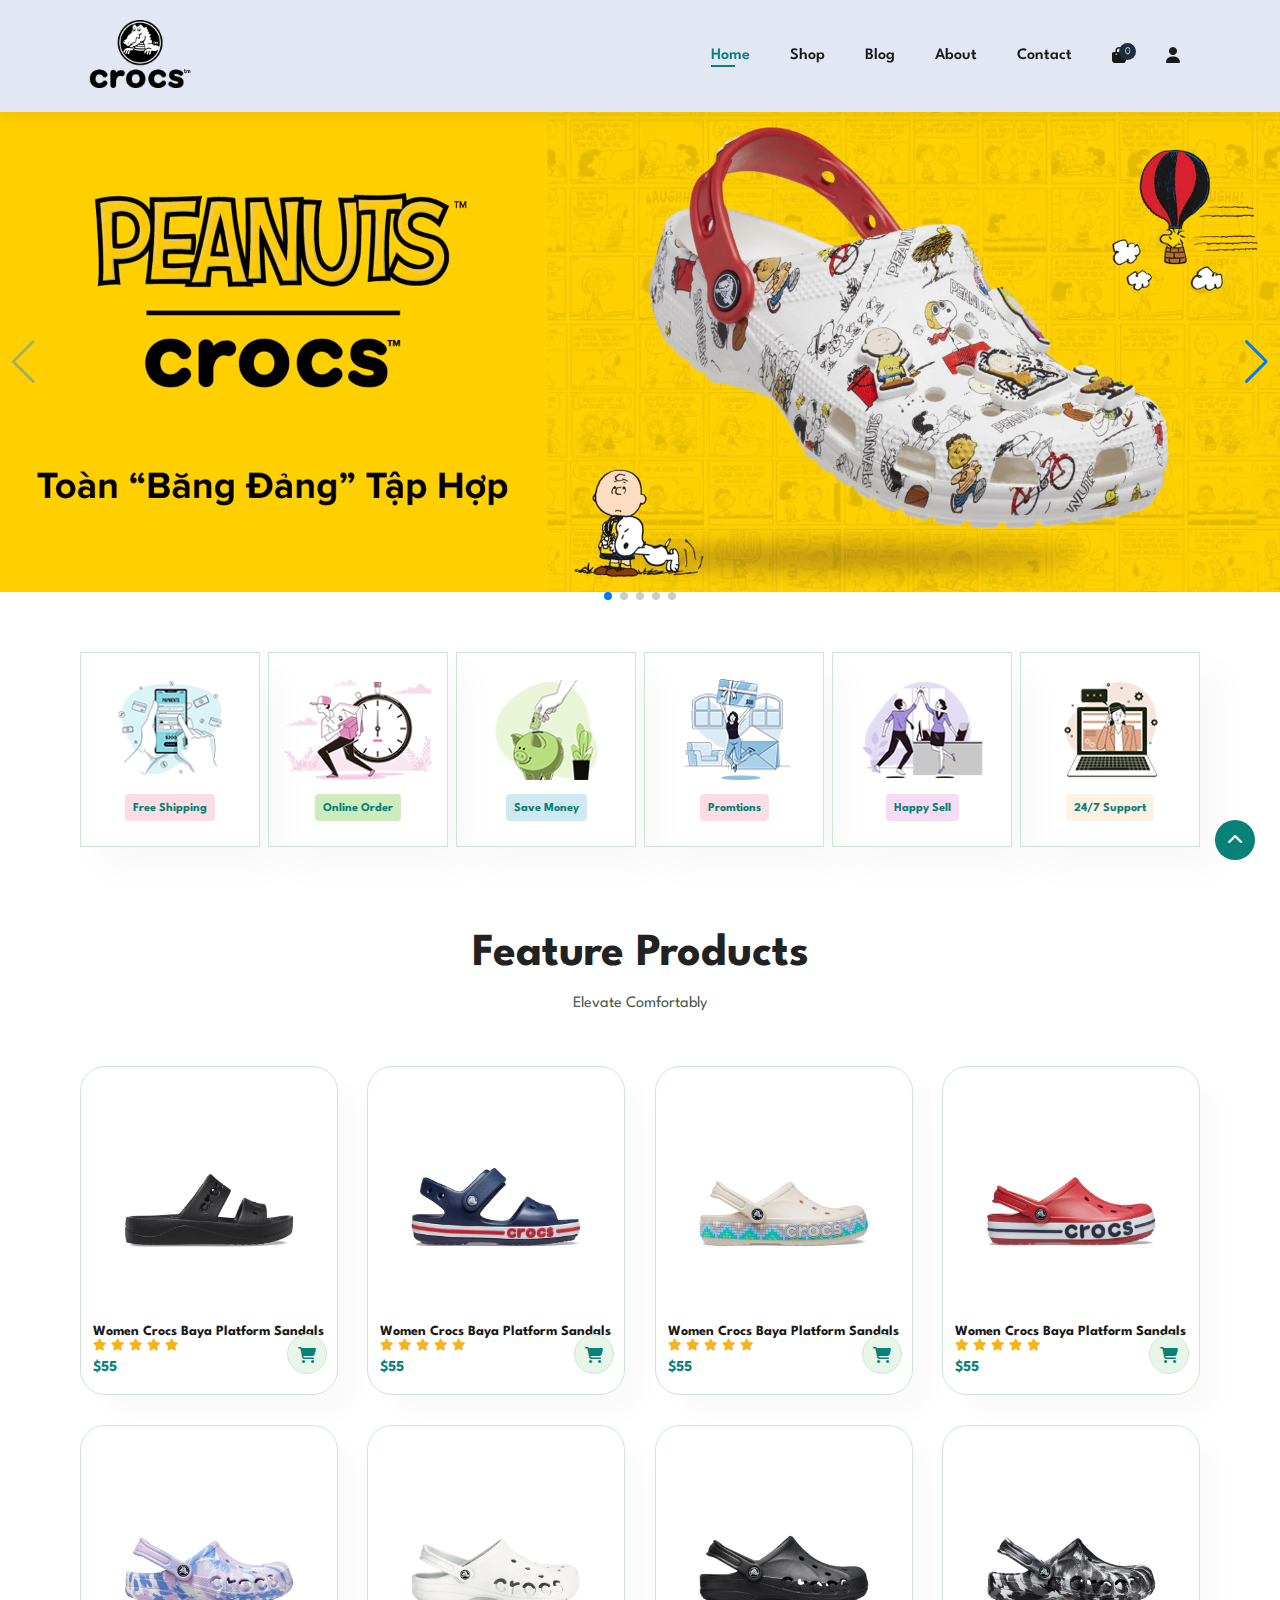
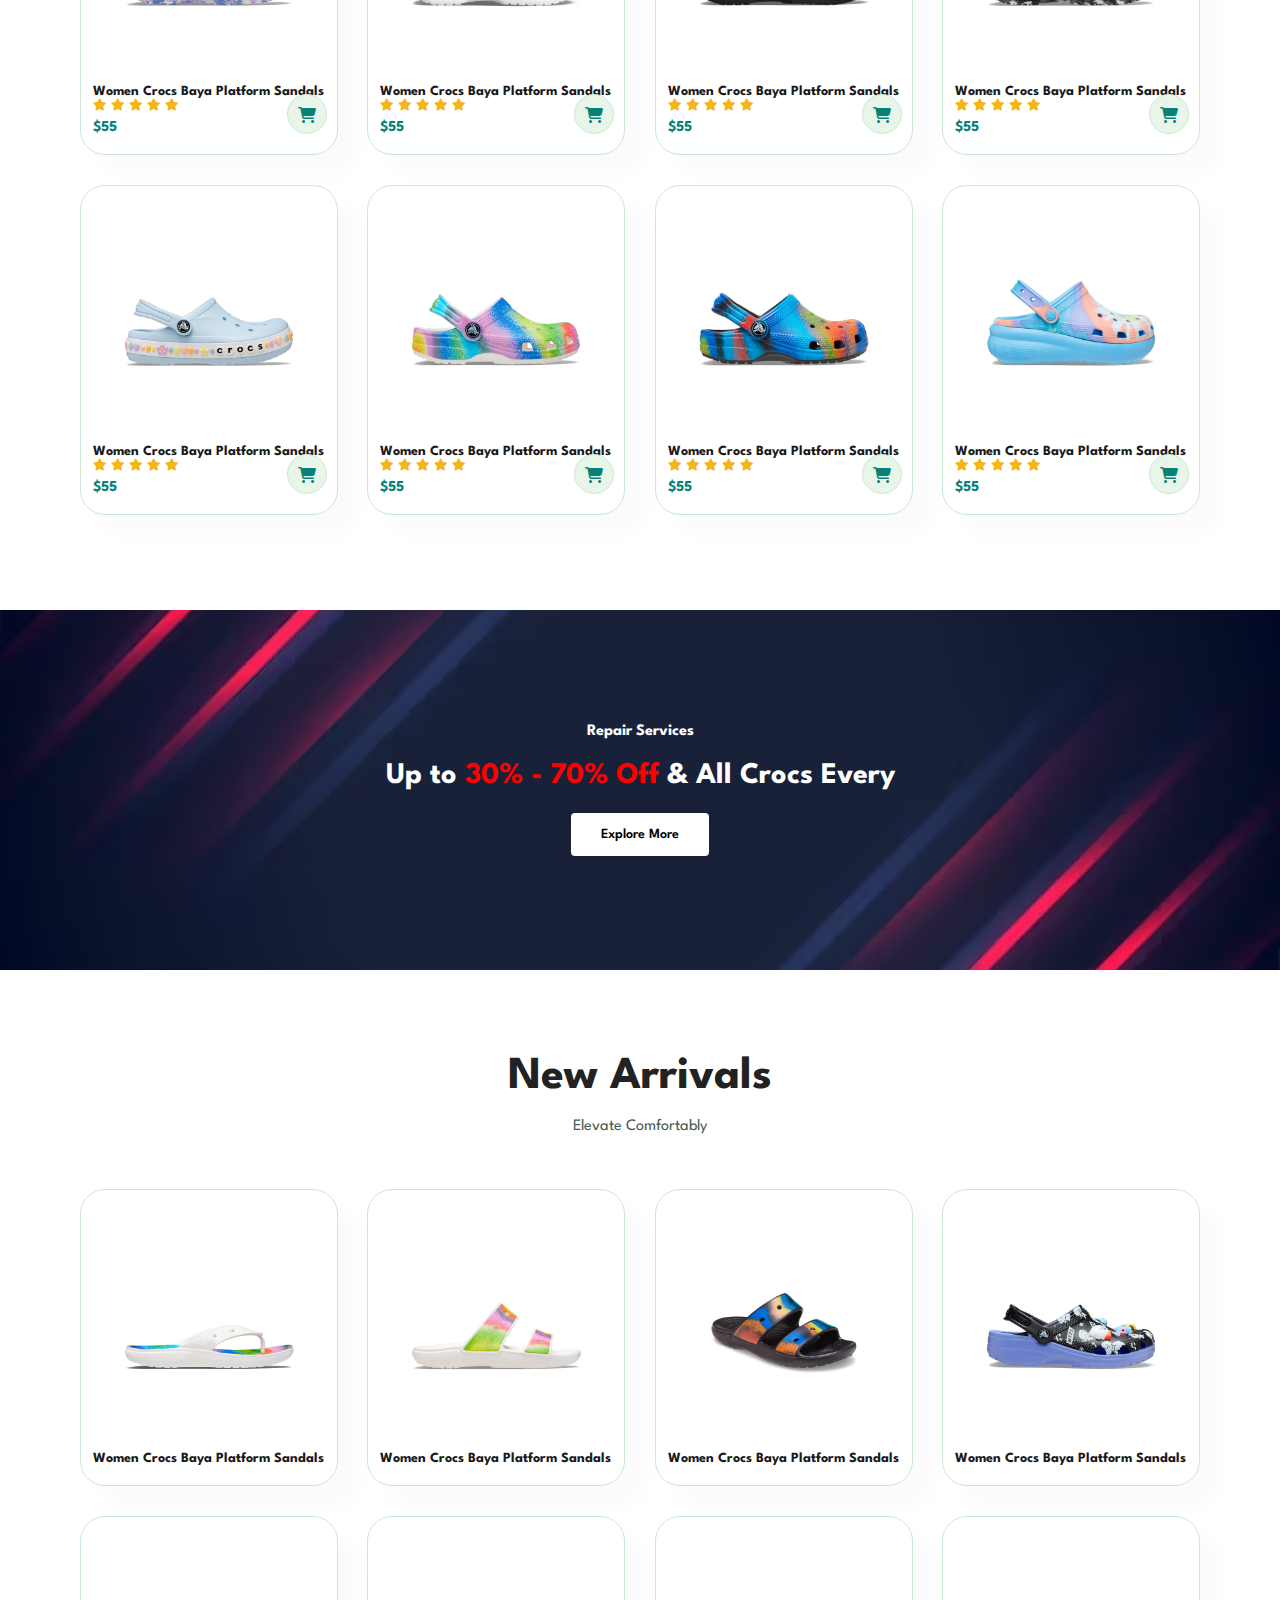
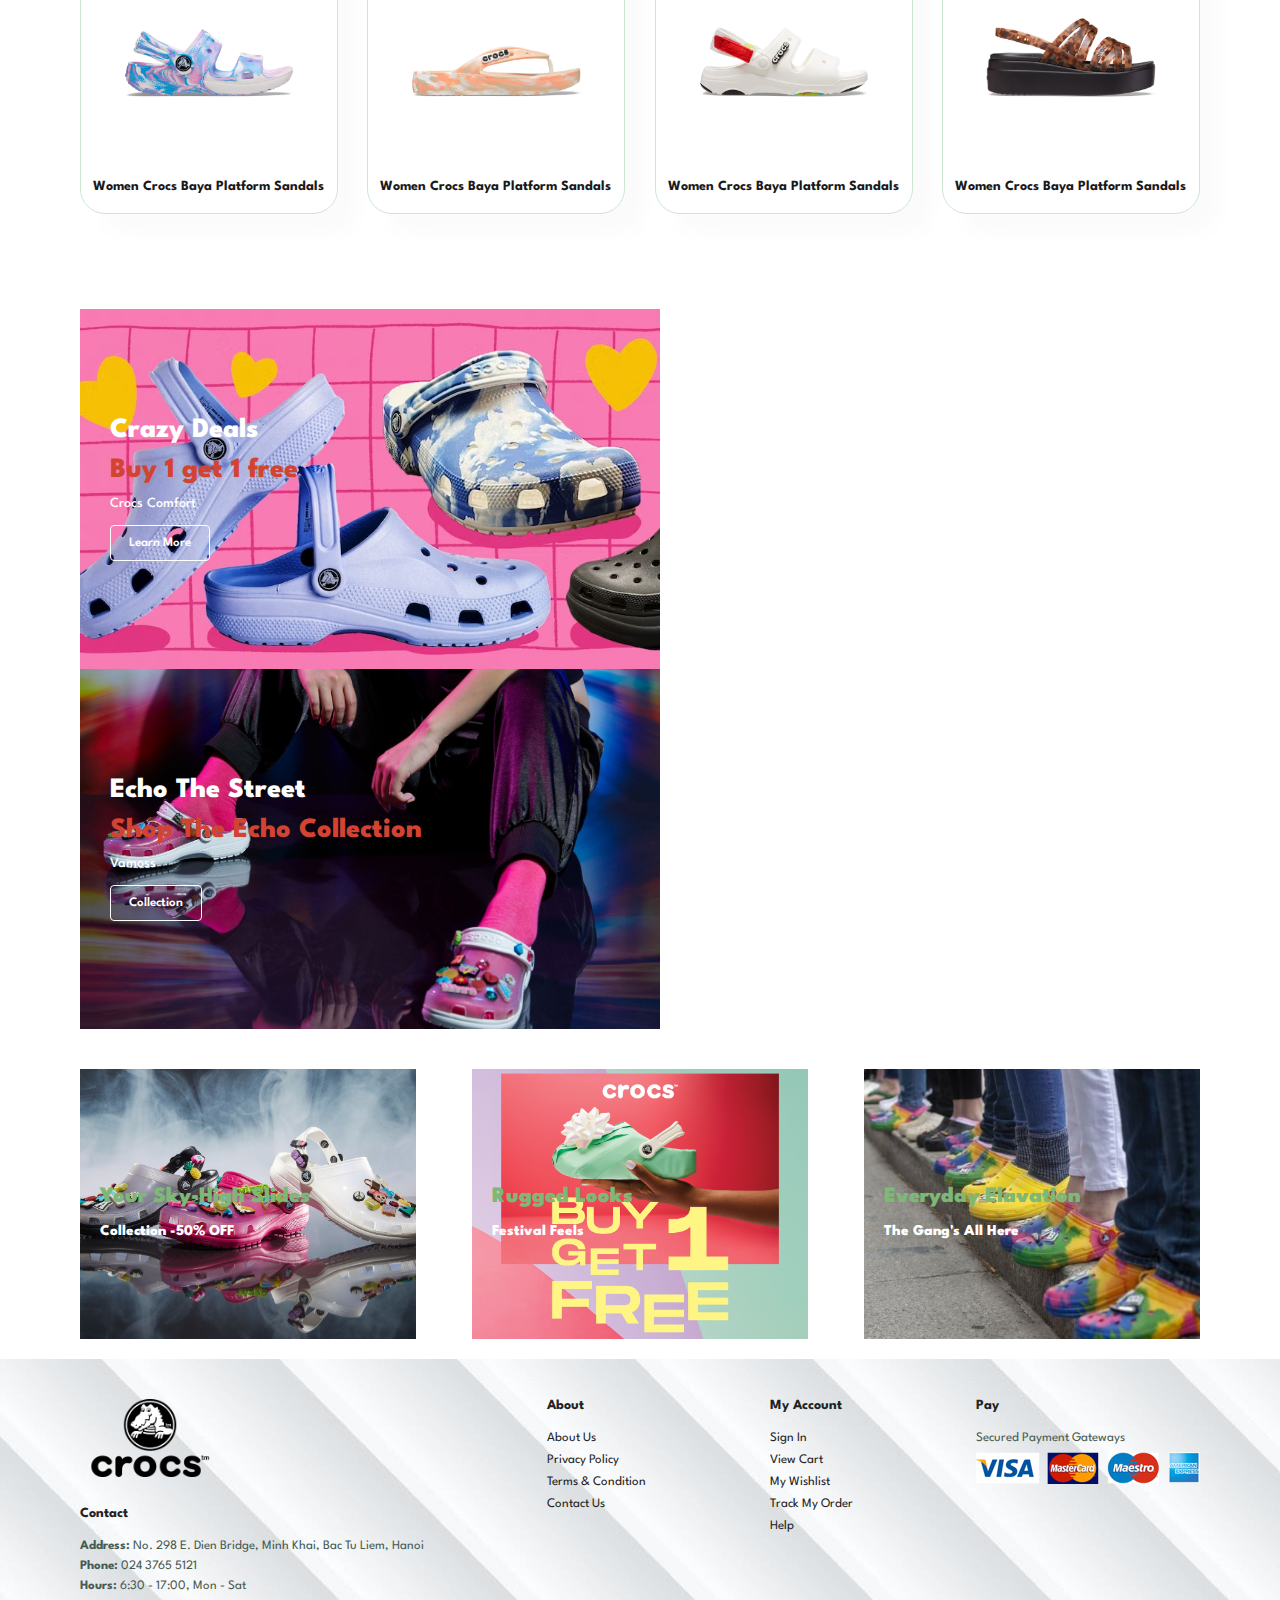
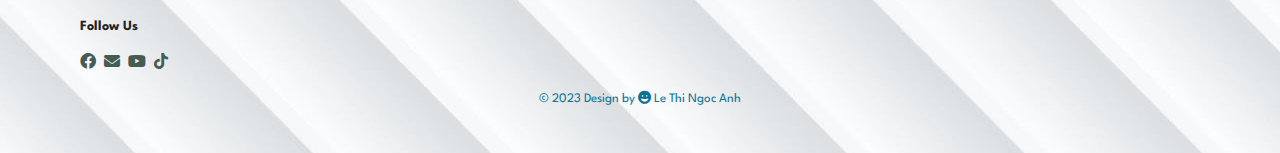
<file: index.html>
<!DOCTYPE html>
<html lang="en">

<head>
    <meta charset="UTF-8">
    <meta http-equiv="X-UA-Compatible" content="IE=edge">
    <meta name="viewport" content="width=device-width, initial-scale=1.0">
    <title>Cross</title>
    <link rel="stylesheet" href="style.css">
    <link rel="stylesheet" href="fonts/fontawesome-free-6.4.0-web/fontawesome-free-6.4.0-web/css/all.min.css">
    <link rel="shortcut icon" href="https://cdn-icons-png.flaticon.com/512/110/110774.png" type="image/x-icon">
    <!-- Link Swiper's CSS -->
    <link rel="stylesheet" href="https://cdn.jsdelivr.net/npm/swiper@9/swiper-bundle.min.css" />
</head>

<body>



    <!-- NAVIGATION -->
    <section id="header">
        <a href="index.html"><img src="image/logo/Logo.png" class="logo_banner" alt="logo"></a>

        <div>
            <ul id="navbar">
                <li><a class="active" href="index.html">Home</a></li>
                <li><a href="shop.html">Shop</a></li>
                <li><a href="blog.html">Blog</a></li>
                <li><a href="about.html">About</a></li>
                <li><a href="contact.html">Contact</a></li>
                <li id="lg-bag" class="cart">
                    <a href="cart.html">
                        <i class="fa-solid fa-bag-shopping"></i>
                        <span>0</span>
                    </a>
                </li>
                <li><a href="login.html"><i class="fa-solid fa-user"></i></a></li>
                <a href="#" id="close"><i class="fa-solid fa-xmark"></i></a>
            </ul>
        </div>
        <div id="mobile">
            <a href="cart.html"><i class="fa-solid fa-bag-shopping"></i></a>
            <i id="bar" class="fa-solid fa-bars"></i>
        </div>
    </section>

    <!-- BANNER CHÍNH-->
    <section id="slideshowss">
        <div class="swiper mySwiper">
            <div class="swiper-wrapper">
                <div class="swiper-slide"><img src="image/banners/banner_0.png" alt=""></div>
                <div class="swiper-slide"><img src="image/banners/banner_1.png" alt=""></div>
                <div class="swiper-slide"><img src="image/banners/banner_2.png" alt=""></div>
                <div class="swiper-slide"><img src="image/banners/banner_17.jpg" alt=""></div>
                <div class="swiper-slide"><img src="image/banners/banner_18.jpg" alt=""></div>
            </div>
            <div class="swiper-button-next"></div>
            <div class="swiper-button-prev"></div>
            <div class="swiper-pagination"></div>
        </div>
    </section>

    <!-- DỊCH VỤ  -->
    <section id="feature" class="section-p1">
        <div class="fe-box">
            <img src="image/features/f1.png" alt="">
            <h6>Free Shipping</h6>
        </div>
        <div class="fe-box">
            <img src="image/features/f2.png" alt="">
            <h6>Online Order</h6>
        </div>
        <div class="fe-box">
            <img src="image/features/f3.png" alt="">
            <h6>Save Money</h6>
        </div>
        <div class="fe-box">
            <img src="image/features/f4.png" alt="">
            <h6>Promtions</h6>
        </div>
        <div class="fe-box">
            <img src="image/features/f5.png" alt="">
            <h6>Happy Sell</h6>
        </div>
        <div class="fe-box">
            <img src="image/features/f6.png" alt="">
            <h6>24/7 Support</h6>
        </div>
    </section>

    <!-- SẢN PHẨM NỔI BẬT -->
    <section id="product1" class="section-p1">
        <h2>Feature Products</h2>
        <p>Elevate Comfortably</p>
        <div class="pro-container" id="zoom">
            <div class="pro" onclick="window.location.href='sproduct1.html';">
                <img src="image/products/1/sp1.png" alt="">
                <div class="des">
                    <h5>Women Crocs Baya Platform Sandals</h5>
                    <div class="star">
                        <i class="fa-solid fa-star"></i>
                        <i class="fa-solid fa-star"></i>
                        <i class="fa-solid fa-star"></i>
                        <i class="fa-solid fa-star"></i>
                        <i class="fa-solid fa-star"></i>
                    </div>
                    <h4>$55</h4>
                </div>
                <a href="#"><i class="fa-solid fa-cart-shopping" ></i></a>
            </div>
            <div class="pro" onclick="window.location.href='sproduct2.html';">
                <img src="image/products/2/sp2.png" alt="">
                <div class="des">
                    <h5>Women Crocs Baya Platform Sandals</h5>
                    <div class="star">
                        <i class="fa-solid fa-star"></i>
                        <i class="fa-solid fa-star"></i>
                        <i class="fa-solid fa-star"></i>
                        <i class="fa-solid fa-star"></i>
                        <i class="fa-solid fa-star"></i>
                    </div>
                    <h4>$55</h4>
                </div>
                <a href="#"><i class="fa-solid fa-cart-shopping"></i></a>
            </div>
            <div class="pro" onclick="window.location.href='sproduct3.html';">
                <img src="image/products/3/sp3.png" alt="">
                <div class="des">
                    <h5>Women Crocs Baya Platform Sandals</h5>
                    <div class="star">
                        <i class="fa-solid fa-star"></i>
                        <i class="fa-solid fa-star"></i>
                        <i class="fa-solid fa-star"></i>
                        <i class="fa-solid fa-star"></i>
                        <i class="fa-solid fa-star"></i>
                    </div>
                    <h4>$55</h4>
                </div>
                <a href="#"><i class="fa-solid fa-cart-shopping"></i></a>
            </div>
            <div class="pro">
                <img src="image/products/4/sp4.png" alt="">
                <div class="des">
                    <h5>Women Crocs Baya Platform Sandals</h5>
                    <div class="star">
                        <i class="fa-solid fa-star"></i>
                        <i class="fa-solid fa-star"></i>
                        <i class="fa-solid fa-star"></i>
                        <i class="fa-solid fa-star"></i>
                        <i class="fa-solid fa-star"></i>
                    </div>
                    <h4>$55</h4>
                </div>
                <a href="#"><i class="fa-solid fa-cart-shopping"></i></a>
            </div>
            <div class="pro">
                <img src="image/products/5/sp5.png" alt="">
                <div class="des">
                    <h5>Women Crocs Baya Platform Sandals</h5>
                    <div class="star">
                        <i class="fa-solid fa-star"></i>
                        <i class="fa-solid fa-star"></i>
                        <i class="fa-solid fa-star"></i>
                        <i class="fa-solid fa-star"></i>
                        <i class="fa-solid fa-star"></i>
                    </div>
                    <h4>$55</h4>
                </div>
                <a href="#"><i class="fa-solid fa-cart-shopping"></i></a>
            </div>
            <div class="pro">
                <img src="image/products/6/sp6.png" alt="">
                <div class="des">
                    <h5>Women Crocs Baya Platform Sandals</h5>
                    <div class="star">
                        <i class="fa-solid fa-star"></i>
                        <i class="fa-solid fa-star"></i>
                        <i class="fa-solid fa-star"></i>
                        <i class="fa-solid fa-star"></i>
                        <i class="fa-solid fa-star"></i>
                    </div>
                    <h4>$55</h4>
                </div>
                <a href="#"><i class="fa-solid fa-cart-shopping"></i></a>
            </div>
            <div class="pro">
                <img src="image/products/7/sp7.png" alt="">
                <div class="des">
                    <h5>Women Crocs Baya Platform Sandals</h5>
                    <div class="star">
                        <i class="fa-solid fa-star"></i>
                        <i class="fa-solid fa-star"></i>
                        <i class="fa-solid fa-star"></i>
                        <i class="fa-solid fa-star"></i>
                        <i class="fa-solid fa-star"></i>
                    </div>
                    <h4>$55</h4>
                </div>
                <a href="#"><i class="fa-solid fa-cart-shopping"></i></a>
            </div>
            <div class="pro">
                <img src="image/products/8/sp8.png" alt="">
                <div class="des">
                    <h5>Women Crocs Baya Platform Sandals</h5>
                    <div class="star">
                        <i class="fa-solid fa-star"></i>
                        <i class="fa-solid fa-star"></i>
                        <i class="fa-solid fa-star"></i>
                        <i class="fa-solid fa-star"></i>
                        <i class="fa-solid fa-star"></i>
                    </div>
                    <h4>$55</h4>
                </div>
                <a href="#"><i class="fa-solid fa-cart-shopping"></i></a>
            </div>

            <div class="pro">
                <img src="image/products/9/sp9.png" alt="">
                <div class="des">
                    <h5>Women Crocs Baya Platform Sandals</h5>
                    <div class="star">
                        <i class="fa-solid fa-star"></i>
                        <i class="fa-solid fa-star"></i>
                        <i class="fa-solid fa-star"></i>
                        <i class="fa-solid fa-star"></i>
                        <i class="fa-solid fa-star"></i>
                    </div>
                    <h4>$55</h4>
                </div>
                <a href="#"><i class="fa-solid fa-cart-shopping"></i></a>
            </div>
            <div class="pro">
                <img src="image/products/10/sp10.png" alt="">
                <div class="des">
                    <h5>Women Crocs Baya Platform Sandals</h5>
                    <div class="star">
                        <i class="fa-solid fa-star"></i>
                        <i class="fa-solid fa-star"></i>
                        <i class="fa-solid fa-star"></i>
                        <i class="fa-solid fa-star"></i>
                        <i class="fa-solid fa-star"></i>
                    </div>
                    <h4>$55</h4>
                </div>
                <a href="#"><i class="fa-solid fa-cart-shopping"></i></a>
            </div>
            <div class="pro">
                <img src="image/products/11/sp11.png" alt="">
                <div class="des">
                    <h5>Women Crocs Baya Platform Sandals</h5>
                    <div class="star">
                        <i class="fa-solid fa-star"></i>
                        <i class="fa-solid fa-star"></i>
                        <i class="fa-solid fa-star"></i>
                        <i class="fa-solid fa-star"></i>
                        <i class="fa-solid fa-star"></i>
                    </div>
                    <h4>$55</h4>
                </div>
                <a href="#"><i class="fa-solid fa-cart-shopping"></i></a>
            </div>
            <div class="pro">
                <img src="image/products/12/sp12.png" alt="">
                <div class="des">
                    <h5>Women Crocs Baya Platform Sandals</h5>
                    <div class="star">
                        <i class="fa-solid fa-star"></i>
                        <i class="fa-solid fa-star"></i>
                        <i class="fa-solid fa-star"></i>
                        <i class="fa-solid fa-star"></i>
                        <i class="fa-solid fa-star"></i>
                    </div>
                    <h4>$55</h4>
                </div>
                <a href="#"><i class="fa-solid fa-cart-shopping "></i></a>
            </div>
        </div>
    </section>

    <!-- BANNER SALE -->
    <section id="banner" class="section-m1">
        <h4>Repair Services</h4>
        <h2>Up to <span>30% - 70% Off</span> & All Crocs Every</h2>
        <button class="normal">Explore More</button>
    </section>

    <!-- SẢN PHẨM MỚI -->
    <section id="product1" class="section-p1">
        <h2>New Arrivals</h2>
        <p>Elevate Comfortably</p>
        <div class="pro-container">
            <div class="pro">
                <img src="image/products/13/sp13.png" alt="">
                <div class="des">
                    <h5>Women Crocs Baya Platform Sandals</h5>
                </div>
            </div>
            <div class="pro">
                <img src="image/products/14/sp14.png" alt="">
                <div class="des">
                    <h5>Women Crocs Baya Platform Sandals</h5>
                </div>
            </div>
            <div class="pro">
                <img src="image/products/15/sp15.png" alt="">
                <div class="des">
                    <h5>Women Crocs Baya Platform Sandals</h5>
                </div>
            </div>
            <div class="pro">
                <img src="image/products/16/sp16.png" alt="">
                <div class="des">
                    <h5>Women Crocs Baya Platform Sandals</h5>
                </div>
            </div>
            <div class="pro">
                <img src="image/products/17/sp17.png" alt="">
                <div class="des">
                    <h5>Women Crocs Baya Platform Sandals</h5>
                </div>
            </div>
            <div class="pro">
                <img src="image/products/18/sp18.png" alt="">
                <div class="des">
                    <h5>Women Crocs Baya Platform Sandals</h5>
                </div>
            </div>
            <div class="pro">
                <img src="image/products/19/sp19.png" alt="">
                <div class="des">
                    <h5>Women Crocs Baya Platform Sandals</h5>
                </div>
            </div>
            <div class="pro">
                <img src="image/products/20/sp20.png" alt="">
                <div class="des">
                    <h5>Women Crocs Baya Platform Sandals</h5>
                </div>
            </div>
    </section>

    <!-- BANNER THÔNG TIN SỰ KIỆN -->
    <section id="sm-banner" class="section-p1">
        <div class="banner-box">
            <h4>Crazy Deals</h4>
            <h2>Buy 1 get 1 free</h2>
            <span>Crocs Comfort</span>
            <button class="white">Learn More</button>
        </div>
        <div class="banner-box banner-box2">
            <h4>Echo The Street</h4>
            <h2>Shop The Echo Collection</h2>
            <span>Vamoss</span>
            <button class="white">Collection</button>
        </div>
    </section>

    <!-- BANNER THÔNG TIN SỰ KIỆN -->
    <section id="banner3">
        <div class="banner-box">
            <h2>Your Sky-High Slides</h2>
            <h3>Collection -50% OFF</h3>
        </div>
        <div class="banner-box banner-box2">
            <h2>Rugged Looks</h2>
            <h3>Festival Feels</h3>
        </div>
        <div class="banner-box banner-box3">
            <h2>Everyday Elavation</h2>
            <h3>The Gang's All Here</h3>
        </div>
    </section>

    <!--------------------FOOTER----------------- -->

    <footer class="section-p1">
        <div class="col">
            <img src="image/logo/Logo.png" class="logo" style="width: 140px ;" alt="">
            <h4>Contact</h4>
            <p><strong>Address: </strong> No. 298 E. Dien Bridge, Minh Khai, Bac Tu Liem, Hanoi</p>
            <p><strong>Phone: </strong> 024 3765 5121</p>
            <p><strong>Hours: </strong> 6:30 - 17:00, Mon - Sat </p>
            <div class="follow">
                <h4>Follow Us </h4>
                <div class="icon">
                    <i class="fa-brands fa-facebook"></i>
                    <i class="fa-solid fa-envelope"></i>
                    <i class="fa-brands fa-youtube"></i>
                    <i class="fa-brands fa-tiktok"></i>
                </div>
            </div>
        </div>

        <div class="col">
            <h4>About </h4>
            <a href="#">About Us</a>
            <a href="#">Privacy Policy</a>
            <a href="#">Terms & Condition</a>
            <a href="#">Contact Us</a>
        </div>

        <div class="col">
            <h4>My Account </h4>
            <a href="#">Sign In</a>
            <a href="#">View Cart</a>
            <a href="#">My Wishlist</a>
            <a href="#">Track My Order</a>
            <a href="#">Help</a>
        </div>

        <div class="col-map">
            <h4>Pay</h4>
            <p>Secured Payment Gateways</p>
            <img src="image/banners/pay.png" alt="">
        </div>

        <div class="copyright">
            <p class="end">© 2023 Design by <span><i class="fa-solid fa-face-grin"></i> Le Thi Ngoc Anh </span></p>
        </div>
    </footer>

    <div id="backtop">
        <i class="fa-solid fa-chevron-up"></i>
    </div>

    <!-- Swiper JS -->
    <script src="https://cdn.jsdelivr.net/npm/swiper@9/swiper-bundle.min.js"></script>

    <!-- Initialize Swiper -->
    <script>
        var swiper = new Swiper(".mySwiper", {
            spaceBetween: 30,
            centeredSlides: true,
            autoplay: {
                delay: 2500,
                disableOnInteraction: false,
            },
            pagination: {
                el: ".swiper-pagination",
                clickable: true,
            },
            navigation: {
                nextEl: ".swiper-button-next",
                prevEl: ".swiper-button-prev",
            },
        });
    </script>

    <script src="style.js"></script>
</body>

<script src="https://code.jquery.com/jquery-3.6.4.js" integrity="sha256-a9jBBRygX1Bh5lt8GZjXDzyOB+bWve9EiO7tROUtj/E=" crossorigin="anonymous"></script>
<script>
    $(document).ready(function() {
        $(window).scroll(function() {
            if ($(this).scrollTop()) {
                $('#backtop').fadeIn();
            } else {
                $('#backtop').fadeOut();
            }
        });
        $("#backtop").click(function() {
            $('html, body').animate({
                scrollTop: 0
            }, 400)
        })
    });
</script>

</html>
</file>
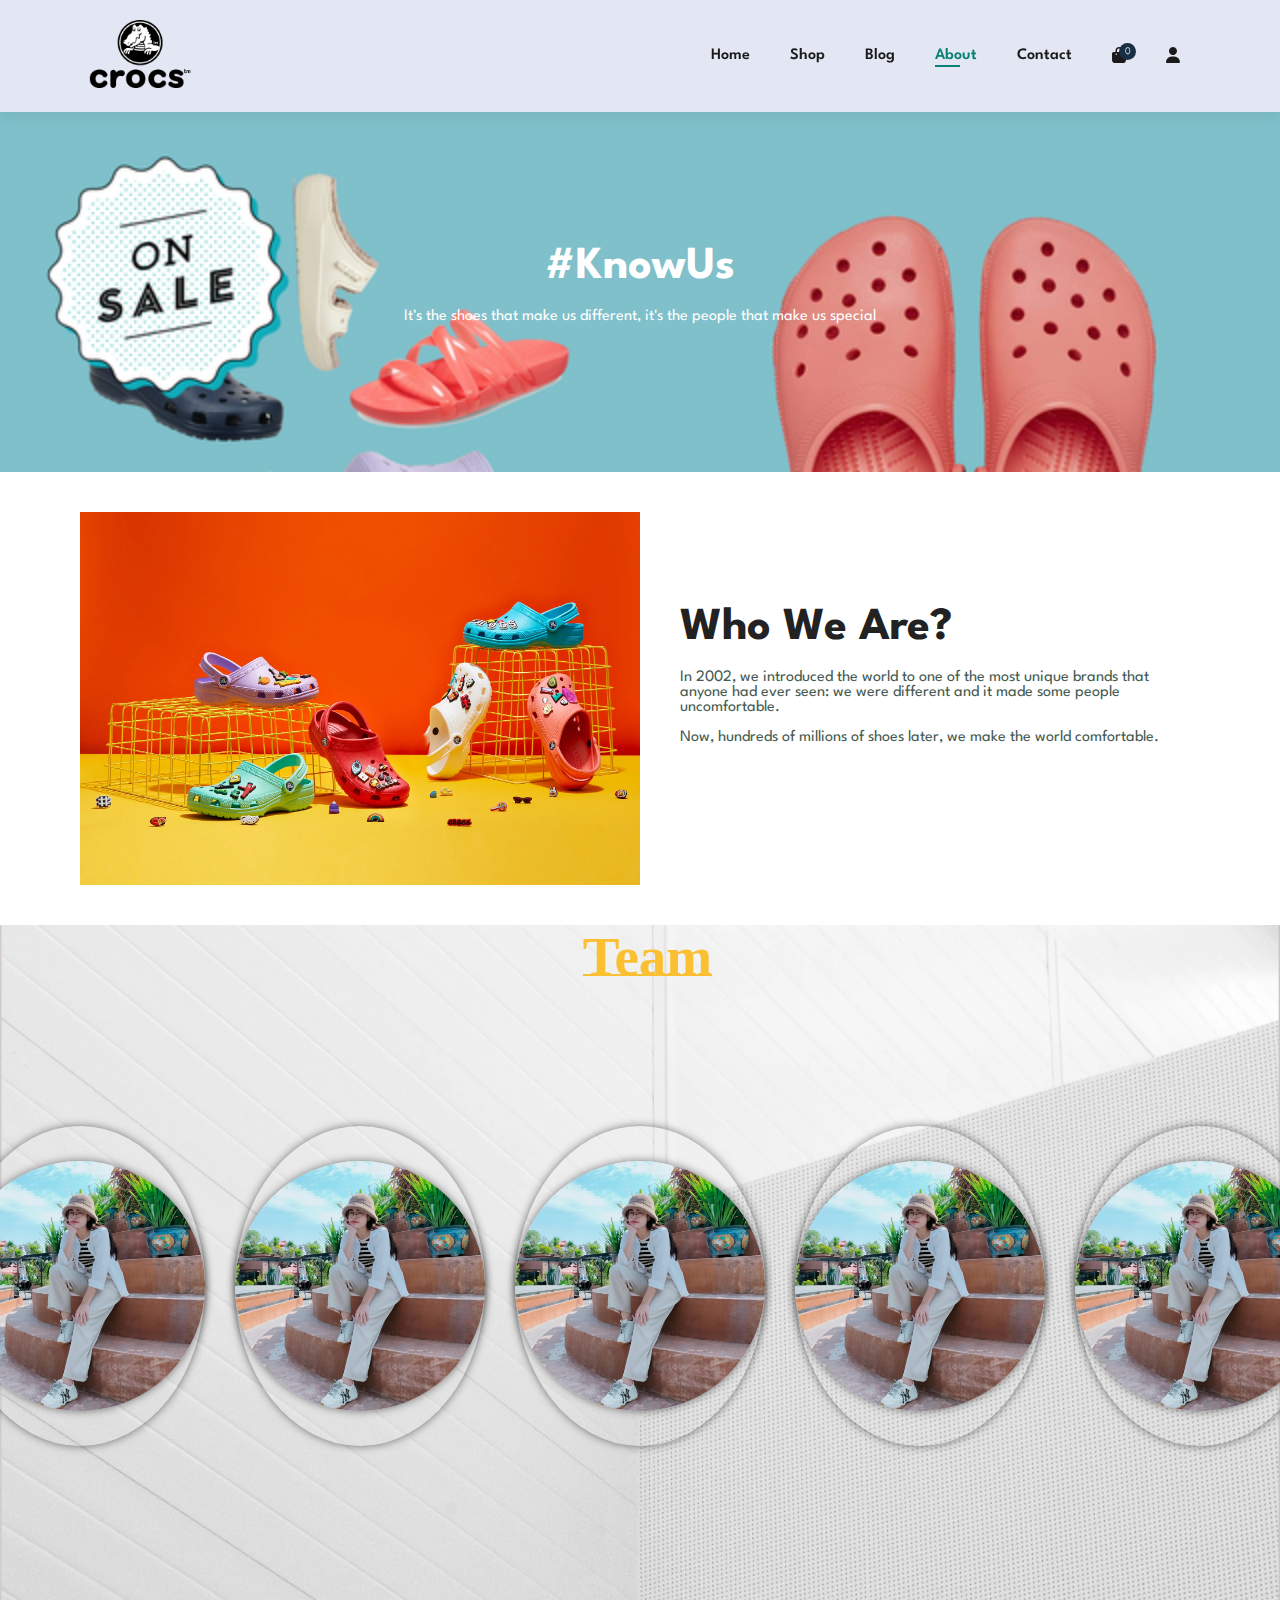
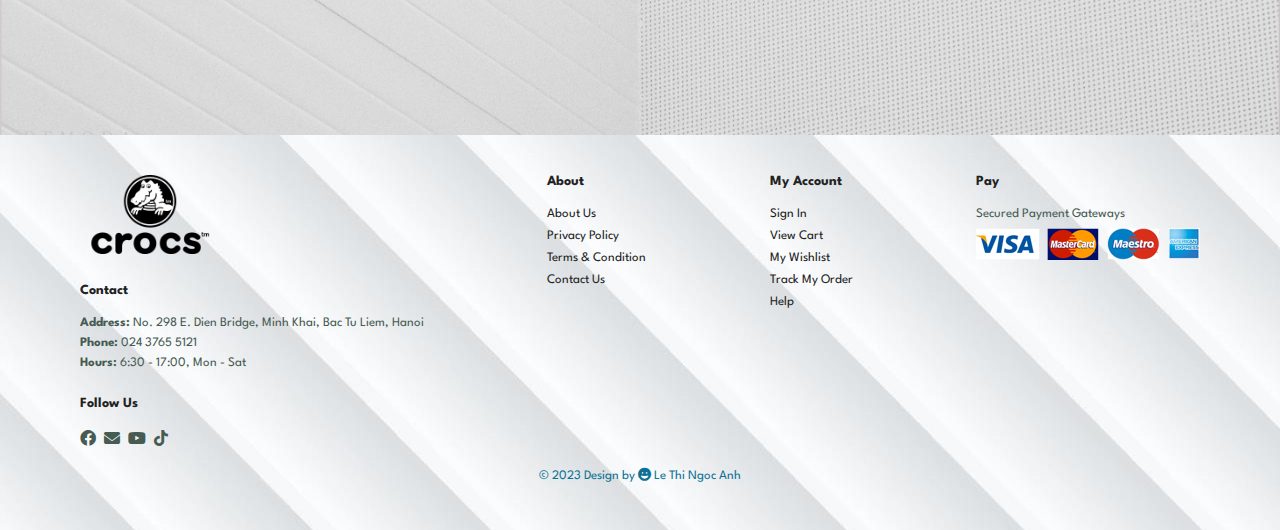
<file: about.html>
<!DOCTYPE html>
<html lang="en">

<head>
    <meta charset="UTF-8">
    <meta http-equiv="X-UA-Compatible" content="IE=edge">
    <meta name="viewport" content="width=device-width, initial-scale=1.0">
    <title>Cross</title>
    <link rel="stylesheet" href="style.css">
    <link rel="stylesheet" href="fonts/fontawesome-free-6.4.0-web/fontawesome-free-6.4.0-web/css/all.min.css">
    <link rel="shortcut icon" href="https://cdn-icons-png.flaticon.com/512/110/110774.png" type="image/x-icon">
</head>

<body>

    <section id="header">
        <a href="#"><img src="image/logo/Logo.png" class="logo_banner" alt="logo"></a>

        <div>
            <ul id="navbar">
                <li><a href="index.html">Home</a></li>
                <li><a href="shop.html">Shop</a></li>
                <li><a href="blog.html">Blog</a></li>
                <li><a class="active" href="about.html">About</a></li>
                <li><a href="contact.html">Contact</a></li>
                <li id="lg-bag" class="cart"><a href="cart.html"><i class="fa-solid fa-bag-shopping"></i><span>0</span></a></li>
                <li><a href="login.html"><i class="fa-solid fa-user"></i></a></li>
                <a href="#" id="close"><i class="fa-solid fa-xmark"></i></a>
            </ul>
        </div>
        <div id="mobile">
            <a href="cart.html"><i class="fa-solid fa-bag-shopping"></i></a>
            <i id="bar" class="fa-solid fa-bars"></i>
        </div>
    </section>

    <section id="page-header" class="about-header">
        <h2>#KnowUs</h2>
        <p>It's the shoes that make us different, it's the people that make us special</p>
        </div>
    </section>

    <section id="about-head" class="section-p1">
        <img src="image/banners/banner_15.jpg" alt="">
        <div>
            <h2>Who We Are?</h2>
            <p>In 2002, we introduced the world to one of the most unique brands that anyone had ever seen: we were different and it made some people uncomfortable. <br><br> Now, hundreds of millions of shoes later, we make the world comfortable.
            </p>

            <br><br>


        </div>
    </section>

    <div class="team" id="Team">
        <h1><span>Team</span></h1>

        <div class="team_box">
            <div class="profile">
                <img src="image/team/Face.jpg">

                <div class="info">
                    <h2 class="name">Le Thi Ngoc Anh</h2>
                    <p class="bio">HTTT01-K16</p>

                    <div class="team_icon">
                        <i class="fa-brands fa-facebook-f"></i>
                        <i class="fa-brands fa-twitter"></i>
                        <i class="fa-brands fa-instagram"></i>
                    </div>

                </div>

            </div>

            <div class="profile">
                <img src="image/team/Face.jpg">

                <div class="info">
                    <h2 class="name">Vu Thi Huong</h2>
                    <p class="bio">HTTT01-K16</p>

                    <div class="team_icon">
                        <i class="fa-brands fa-facebook-f"></i>
                        <i class="fa-brands fa-twitter"></i>
                        <i class="fa-brands fa-instagram"></i>
                    </div>

                </div>

            </div>

            <div class="profile">
                <img src="image/team/Face.jpg">

                <div class="info">
                    <h2 class="name">Le Van Phuc</h2>
                    <p class="bio">HTTT01-K16</p>

                    <div class="team_icon">
                        <i class="fa-brands fa-facebook-f"></i>
                        <i class="fa-brands fa-twitter"></i>
                        <i class="fa-brands fa-instagram"></i>
                    </div>

                </div>

            </div>



            <div class="profile">
                <img src="image/team/Face.jpg">

                <div class="info">
                    <h2 class="name">Dinh Dang Duy Anh</h2>
                    <p class="bio">HTTT01-K16</p>

                    <div class="team_icon">
                        <i class="fa-brands fa-facebook-f"></i>
                        <i class="fa-brands fa-twitter"></i>
                        <i class="fa-brands fa-instagram"></i>
                    </div>

                </div>

            </div>

            <div class="profile">
                <img src="image/team/Face.jpg">

                <div class="info">
                    <h2 class="name">Pham Thi Lieu</h2>
                    <p class="bio">HTTT02-K16</p>

                    <div class="team_icon">
                        <i class="fa-brands fa-facebook-f"></i>
                        <i class="fa-brands fa-twitter"></i>
                        <i class="fa-brands fa-instagram"></i>
                    </div>

                </div>

            </div>

        </div>

    </div>



    <!--------------------FOOTER----------------- -->

    <footer class="section-p1">
        <div class="col">
            <img src="image/logo/Logo.png" class="logo" style="width: 140px ;" alt="">
            <h4>Contact</h4>
            <p><strong>Address: </strong> No. 298 E. Dien Bridge, Minh Khai, Bac Tu Liem, Hanoi</p>
            <p><strong>Phone: </strong> 024 3765 5121</p>
            <p><strong>Hours: </strong> 6:30 - 17:00, Mon - Sat </p>
            <div class="follow">
                <h4>Follow Us </h4>
                <div class="icon">
                    <i class="fa-brands fa-facebook"></i>
                    <i class="fa-solid fa-envelope"></i>
                    <i class="fa-brands fa-youtube"></i>
                    <i class="fa-brands fa-tiktok"></i>
                </div>
            </div>
        </div>

        <div class="col">
            <h4>About </h4>
            <a href="#">About Us</a>
            <a href="#">Privacy Policy</a>
            <a href="#">Terms & Condition</a>
            <a href="#">Contact Us</a>
        </div>

        <div class="col">
            <h4>My Account </h4>
            <a href="#">Sign In</a>
            <a href="#">View Cart</a>
            <a href="#">My Wishlist</a>
            <a href="#">Track My Order</a>
            <a href="#">Help</a>
        </div>

        <div class="col-map">
            <h4>Pay</h4>
            <p>Secured Payment Gateways</p>
            <img src="image/banners/pay.png" alt="">
        </div>

        <div class="copyright">
            <p class="end">© 2023 Design by <span><i class="fa-solid fa-face-grin"></i> Le Thi Ngoc Anh </span></p>
        </div>
    </footer>

    <script src="style.js"></script>
</body>

</html>
</file>
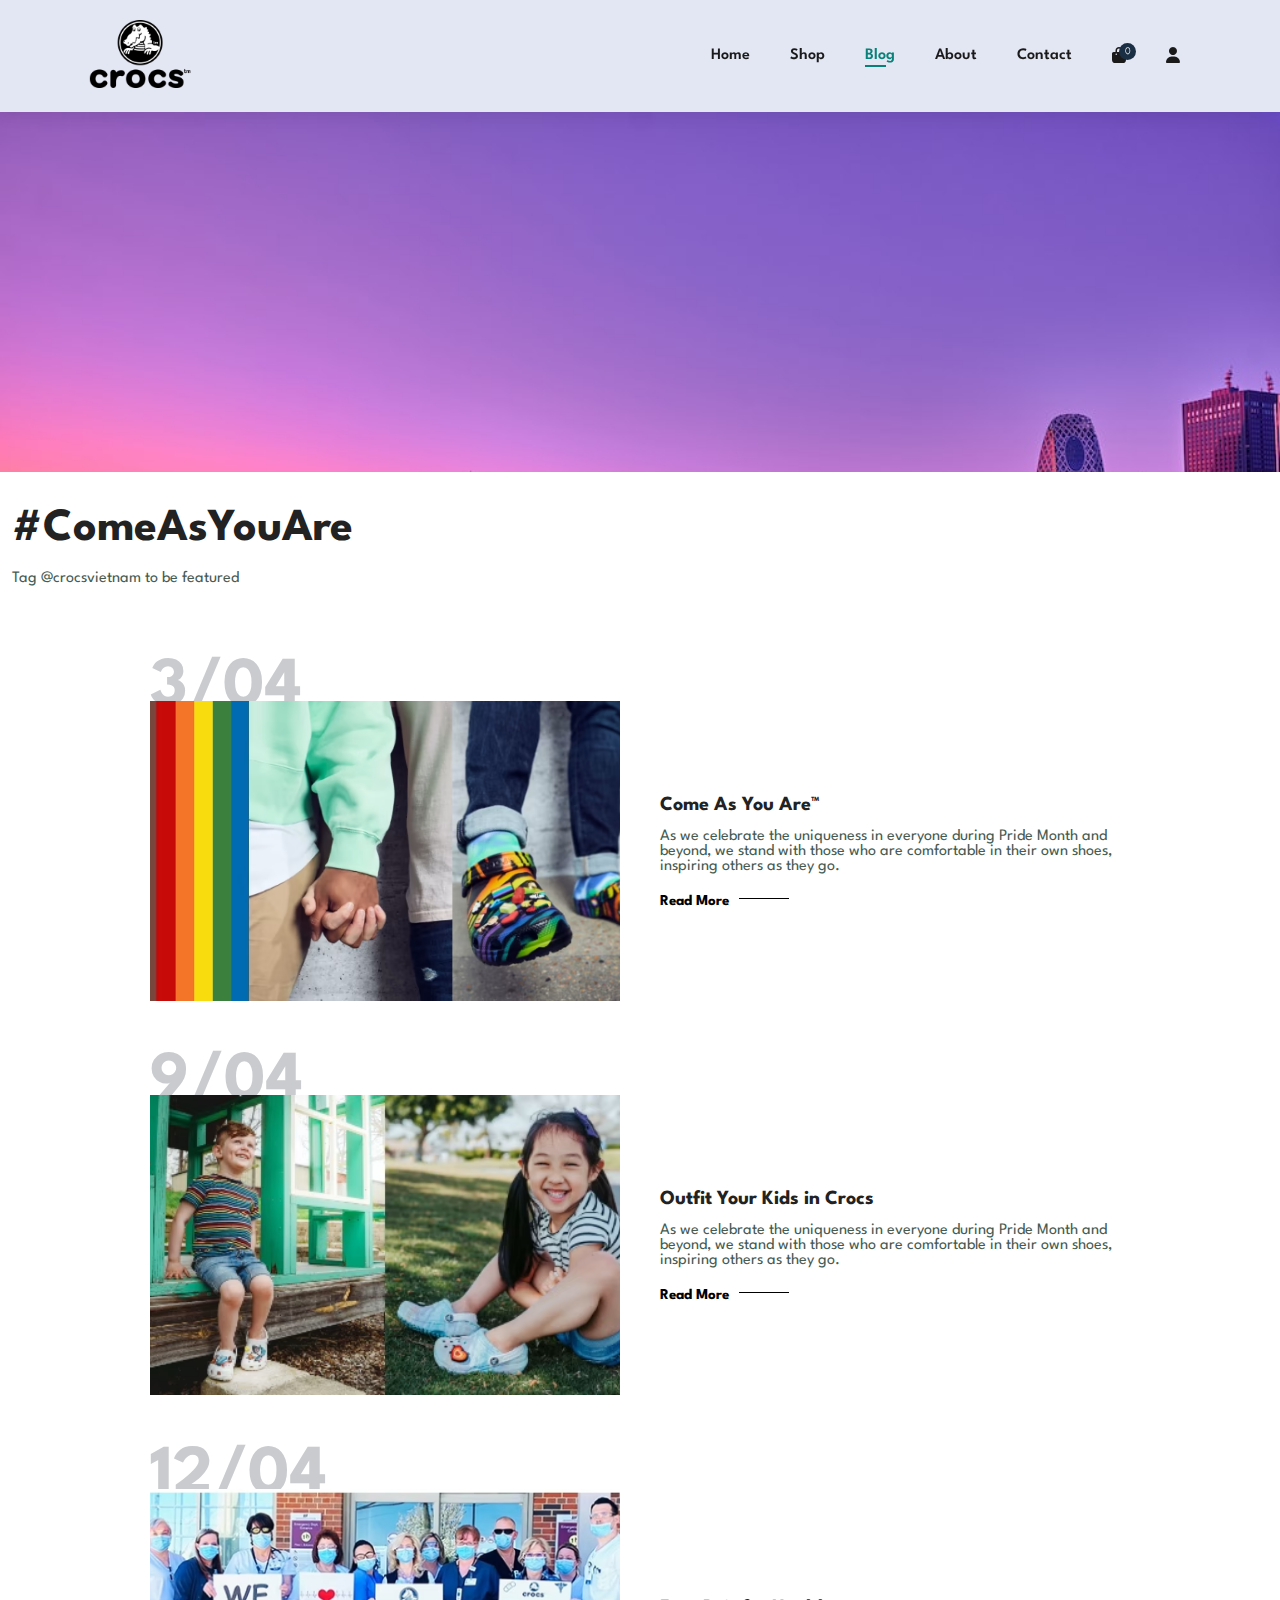
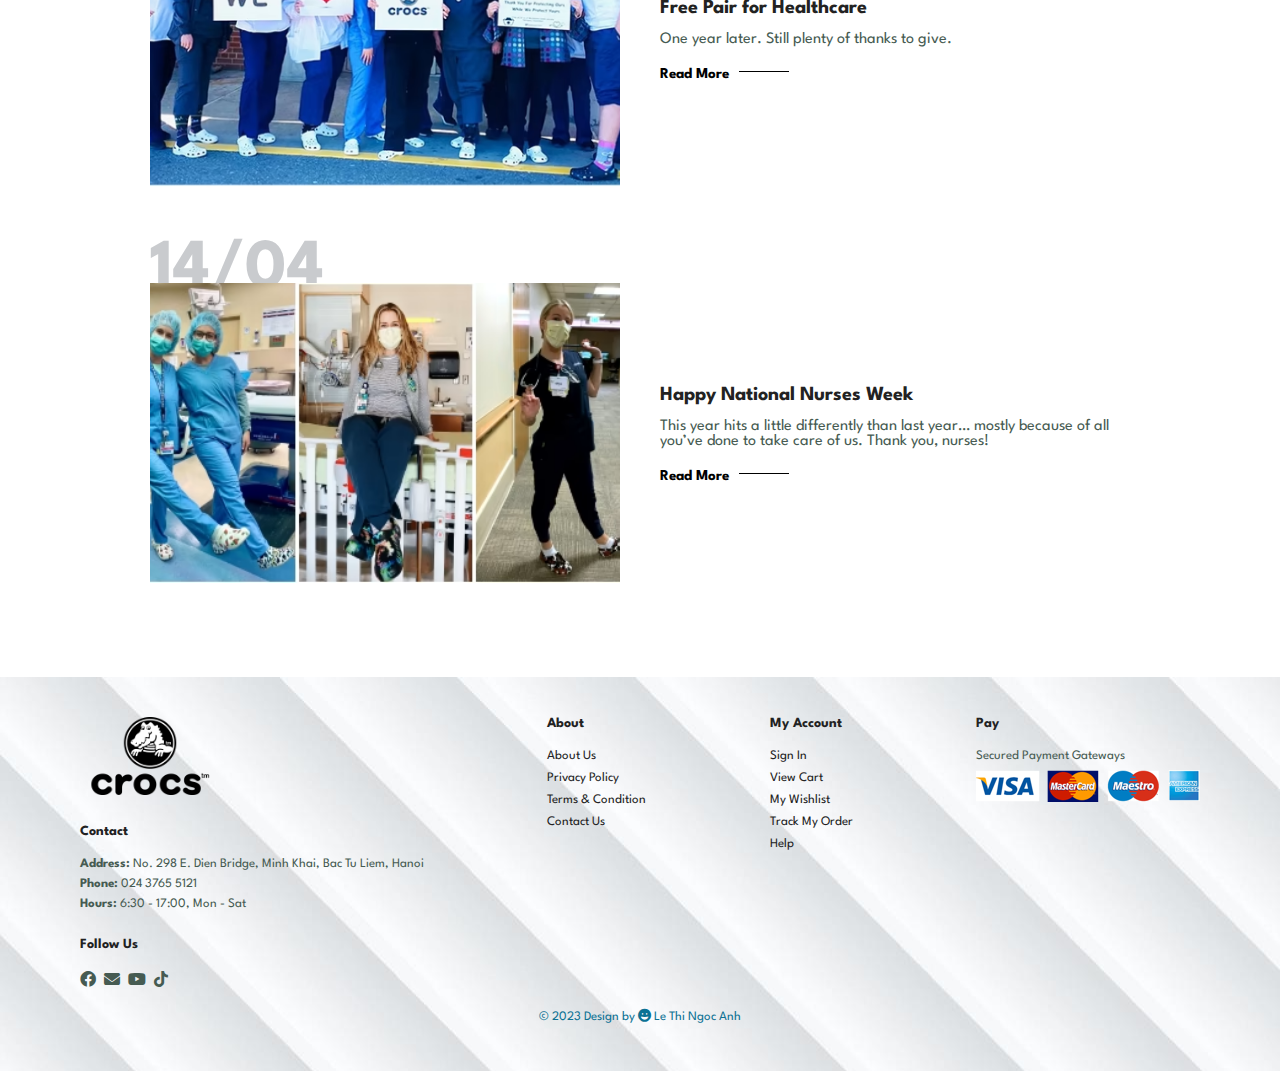
<file: blog.html>
<!DOCTYPE html>
<html lang="en">

<head>
    <meta charset="UTF-8">
    <meta http-equiv="X-UA-Compatible" content="IE=edge">
    <meta name="viewport" content="width=device-width, initial-scale=1.0">
    <title>Cross</title>
    <link rel="stylesheet" href="style.css">
    <link rel="stylesheet" href="fonts/fontawesome-free-6.4.0-web/fontawesome-free-6.4.0-web/css/all.min.css">
    <link rel="shortcut icon" href="https://cdn-icons-png.flaticon.com/512/110/110774.png" type="image/x-icon">
</head>

<body>

    <section id="header">
        <a href="#"><img src="image/logo/Logo.png" class="logo_banner" alt="logo"></a>

        <div>
            <ul id="navbar">
                <li><a href="index.html">Home</a></li>
                <li><a href="shop.html">Shop</a></li>
                <li><a class="active" href="blog.html">Blog</a></li>
                <li><a href="about.html">About</a></li>
                <li><a href="contact.html">Contact</a></li>
                <li id="lg-bag" class="cart"><a href="cart.html"><i class="fa-solid fa-bag-shopping"></i><span>0</span></a></li>
                <li><a href="login.html"><i class="fa-solid fa-user"></i></a></li>
                <a href="#" id="close"><i class="fa-solid fa-xmark"></i></a>
            </ul>
        </div>
        <div id="mobile">
            <a href="cart.html"><i class="fa-solid fa-bag-shopping"></i></a>
            <i id="bar" class="fa-solid fa-bars"></i>
        </div>
    </section>

    <section id="page-header" class="blog-header">
        <div class="video">
            <video autoplay muted loop id="myVideo">
                <source src="https://cdn.shopify.com/videos/c/o/v/4bd0ff62e2864c37837103a9d8c744ce.mp4" type="video/mp4">
            </video>
        </div>
    </section>

    <section id="slogan">
        <h2>#ComeAsYouAre</h2>
        <p>Tag @crocsvietnam to be featured </p>
    </section>

    <section id="blog">
        <div class="blog-box">
            <div class="blog-img">
                <img src="image/blogers/b1.png" alt="">
            </div>
            <div class="blog-details">
                <h4>Come As You Are™</h4>
                <p>As we celebrate the uniqueness in everyone during Pride Month and beyond, we stand with those who are comfortable in their own shoes, inspiring others as they go.</p>
                <a href="#">Read More</a>
            </div>
            <h1>3/04</h1>
        </div>
        <div class="blog-box">
            <div class="blog-img">
                <img src="image/blogers/b2.png" alt="">
            </div>
            <div class="blog-details">
                <h4>Outfit Your Kids in Crocs</h4>
                <p>As we celebrate the uniqueness in everyone during Pride Month and beyond, we stand with those who are comfortable in their own shoes, inspiring others as they go.</p>
                <a href="#">Read More</a>
            </div>
            <h1>9/04</h1>
        </div>
        <div class="blog-box">
            <div class="blog-img">
                <img src="image/blogers/b3.png" alt="">
            </div>
            <div class="blog-details">
                <h4>Free Pair for Healthcare</h4>
                <p>One year later. Still plenty of thanks to give.</p>
                <a href="#">Read More</a>
            </div>
            <h1>12/04</h1>
        </div>
        <div class="blog-box">
            <div class="blog-img">
                <img src="image/blogers/b4.png" alt="">
            </div>
            <div class="blog-details">
                <h4>Happy National Nurses Week</h4>
                <p>This year hits a little differently than last year… mostly because of all you’ve done to take care of us. Thank you, nurses!</p>
                <a href="#">Read More</a>
            </div>
            <h1>14/04</h1>
        </div>
    </section>

    <!--------------------FOOTER----------------- -->

    <footer class="section-p1">
        <div class="col">
            <img src="image/logo/Logo.png" class="logo" style="width: 140px ;" alt="">
            <h4>Contact</h4>
            <p><strong>Address: </strong> No. 298 E. Dien Bridge, Minh Khai, Bac Tu Liem, Hanoi</p>
            <p><strong>Phone: </strong> 024 3765 5121</p>
            <p><strong>Hours: </strong> 6:30 - 17:00, Mon - Sat </p>
            <div class="follow">
                <h4>Follow Us </h4>
                <div class="icon">
                    <i class="fa-brands fa-facebook"></i>
                    <i class="fa-solid fa-envelope"></i>
                    <i class="fa-brands fa-youtube"></i>
                    <i class="fa-brands fa-tiktok"></i>
                </div>
            </div>
        </div>

        <div class="col">
            <h4>About </h4>
            <a href="#">About Us</a>
            <a href="#">Privacy Policy</a>
            <a href="#">Terms & Condition</a>
            <a href="#">Contact Us</a>
        </div>

        <div class="col">
            <h4>My Account </h4>
            <a href="#">Sign In</a>
            <a href="#">View Cart</a>
            <a href="#">My Wishlist</a>
            <a href="#">Track My Order</a>
            <a href="#">Help</a>
        </div>

        <div class="col-map">
            <h4>Pay</h4>
            <p>Secured Payment Gateways</p>
            <img src="image/banners/pay.png" alt="">
        </div>

        <div class="copyright">
            <p class="end">© 2023 Design by <span><i class="fa-solid fa-face-grin"></i> Le Thi Ngoc Anh </span></p>
        </div>
    </footer>

    <script src="style.js"></script>
</body>

</html>
</file>
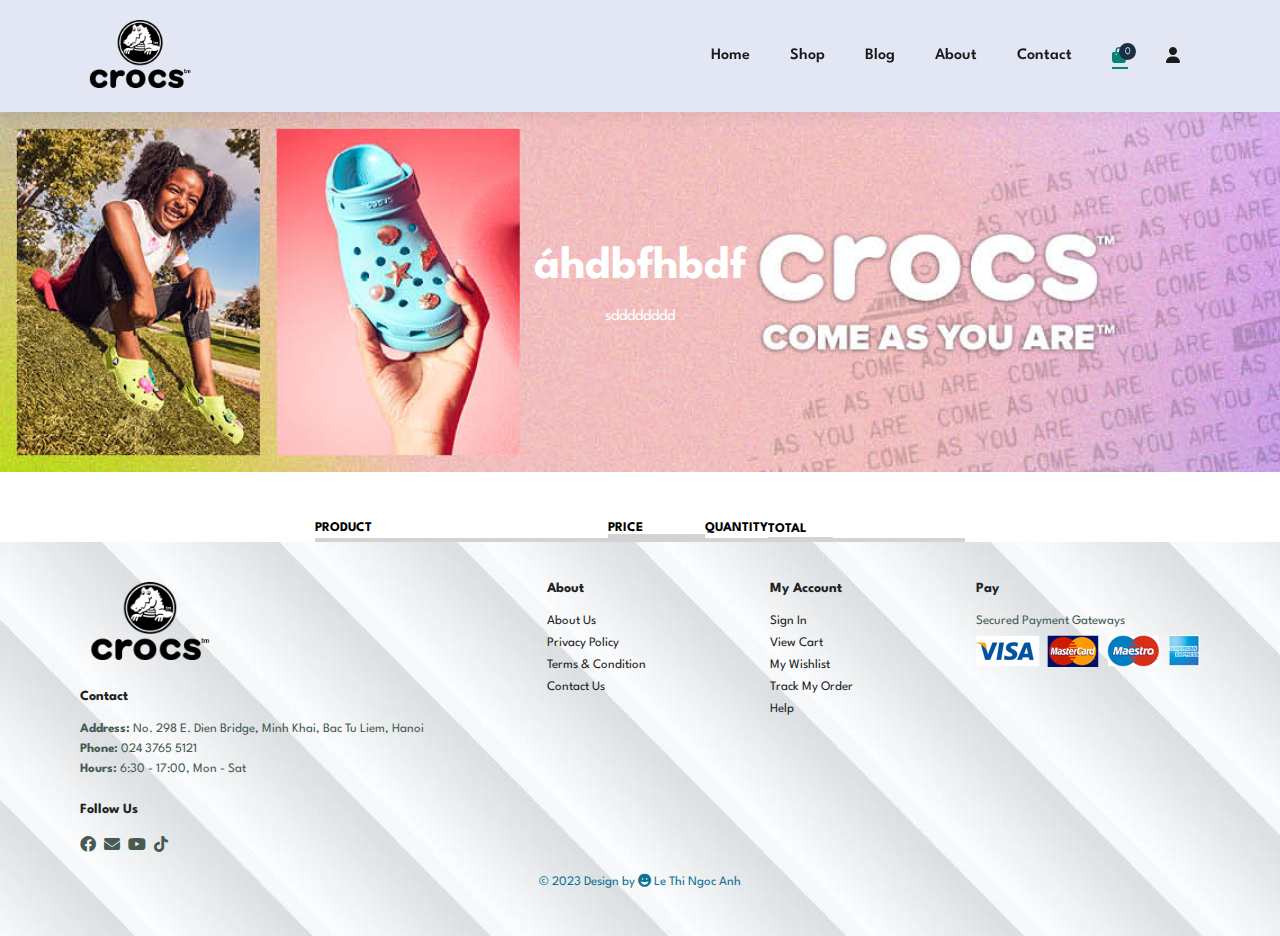
<file: cart.html>
<!DOCTYPE html>
<html lang="en">

<head>
    <meta charset="UTF-8">
    <meta http-equiv="X-UA-Compatible" content="IE=edge">
    <meta name="viewport" content="width=device-width, initial-scale=1.0">
    <title>Cross</title>
    <link rel="stylesheet" href="style.css">
    <link rel="stylesheet" href="fonts/fontawesome-free-6.4.0-web/fontawesome-free-6.4.0-web/css/all.min.css">
    <link rel="shortcut icon" href="https://cdn-icons-png.flaticon.com/512/110/110774.png" type="image/x-icon">
</head>

<body>
    <!-- NAVIGATION -->
    <section id="header">
        <a href="#"><img src="image/logo/Logo.png" class="logo_banner" alt="logo"></a>

        <div>
            <ul id="navbar">
                <li><a href="index.html">Home</a></li>
                <li><a href="shop.html">Shop</a></li>
                <li><a href="blog.html">Blog</a></li>
                <li><a href="about.html">About</a></li>
                <li><a href="contact.html">Contact</a></li>
                <li id="lg-bag" class="cart"><a class="active" href="cart.html"><i class="fa-solid fa-bag-shopping"></i><span>0</span></a></li>
                <li><a href="login.html"><i class="fa-solid fa-user"></i></a></li>
                <a href="#" id="close"><i class="fa-solid fa-xmark"></i></a>
            </ul>
        </div>
        <div id="mobile">
            <a href="cart.html"><i class="fa-solid fa-bag-shopping"></i></a>
            <i id="bar" class="fa-solid fa-bars"></i>
        </div>
    </section>
    <!-- BANNER & TITLE -->
    <section id="page-header" class="cart-header">
        <h2>áhdbfhbdf</h2>
        <p>sdddddddd</p>
        </div>
    </section>
    <!-- Giỏ hàng thanh toán -->
    <div class="products-conatiner">
        <div class="product-header">
            <h5 class="product-title">PRODUCT</h5>
            <h5 class="price">PRICE</h5>
            <h5 class="quantity">QUANTITY</h5>
            <h5 class="total">TOTAL</h5>
        </div>
    </div>

    <div class="products">

    </div>


    <!--------------------FOOTER----------------- -->

    <footer class="section-p1">
        <div class="col">
            <img src="image/logo/Logo.png" class="logo" style="width: 140px ;" alt="">
            <h4>Contact</h4>
            <p><strong>Address: </strong> No. 298 E. Dien Bridge, Minh Khai, Bac Tu Liem, Hanoi</p>
            <p><strong>Phone: </strong> 024 3765 5121</p>
            <p><strong>Hours: </strong> 6:30 - 17:00, Mon - Sat </p>
            <div class="follow">
                <h4>Follow Us </h4>
                <div class="icon">
                    <i class="fa-brands fa-facebook"></i>
                    <i class="fa-solid fa-envelope"></i>
                    <i class="fa-brands fa-youtube"></i>
                    <i class="fa-brands fa-tiktok"></i>
                </div>
            </div>
        </div>

        <div class="col">
            <h4>About </h4>
            <a href="#">About Us</a>
            <a href="#">Privacy Policy</a>
            <a href="#">Terms & Condition</a>
            <a href="#">Contact Us</a>
        </div>

        <div class="col">
            <h4>My Account </h4>
            <a href="#">Sign In</a>
            <a href="#">View Cart</a>
            <a href="#">My Wishlist</a>
            <a href="#">Track My Order</a>
            <a href="#">Help</a>
        </div>

        <div class="col-map">
            <h4>Pay</h4>
            <p>Secured Payment Gateways</p>
            <img src="image/banners/pay.png" alt="">
        </div>

        <div class="copyright">
            <p class="end">© 2023 Design by <span><i class="fa-solid fa-face-grin"></i> Le Thi Ngoc Anh</span></p>
        </div>
    </footer>

    <script src="style.js"></script>

</body>

</html>
</file>
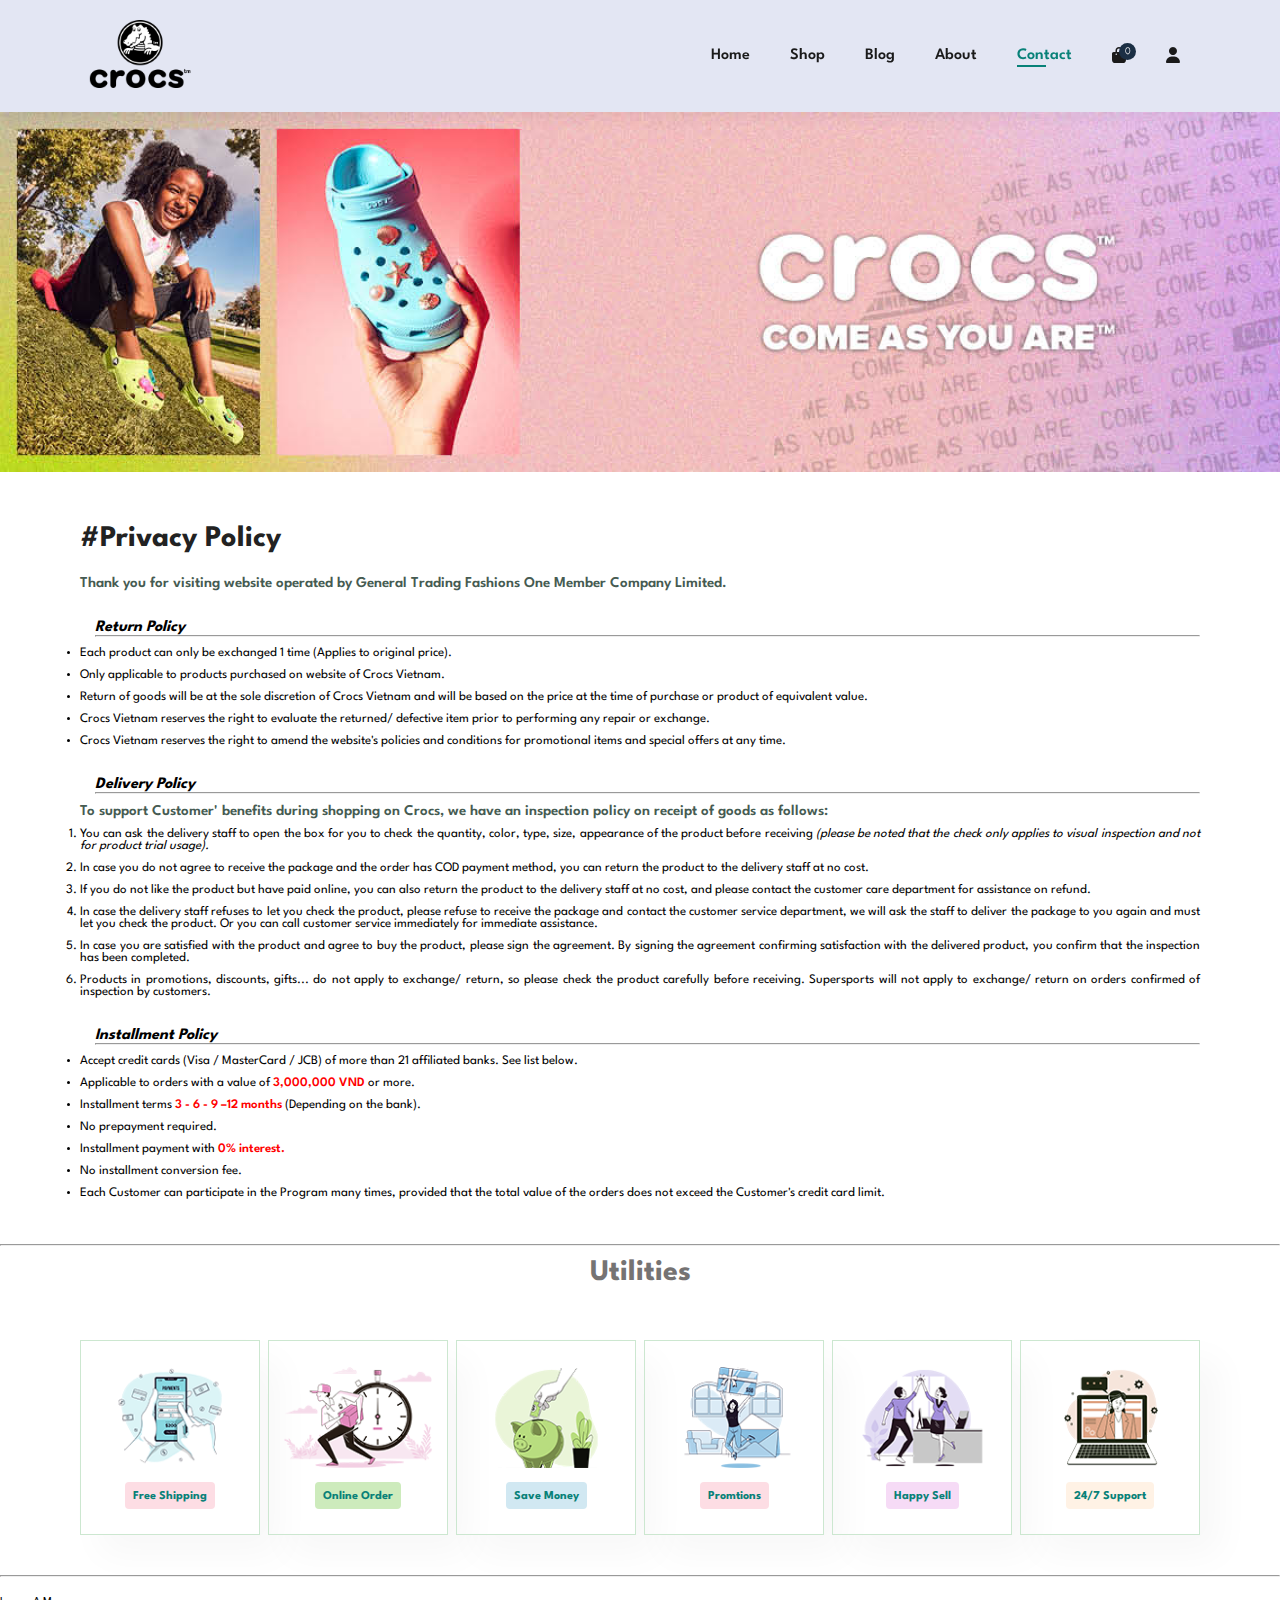
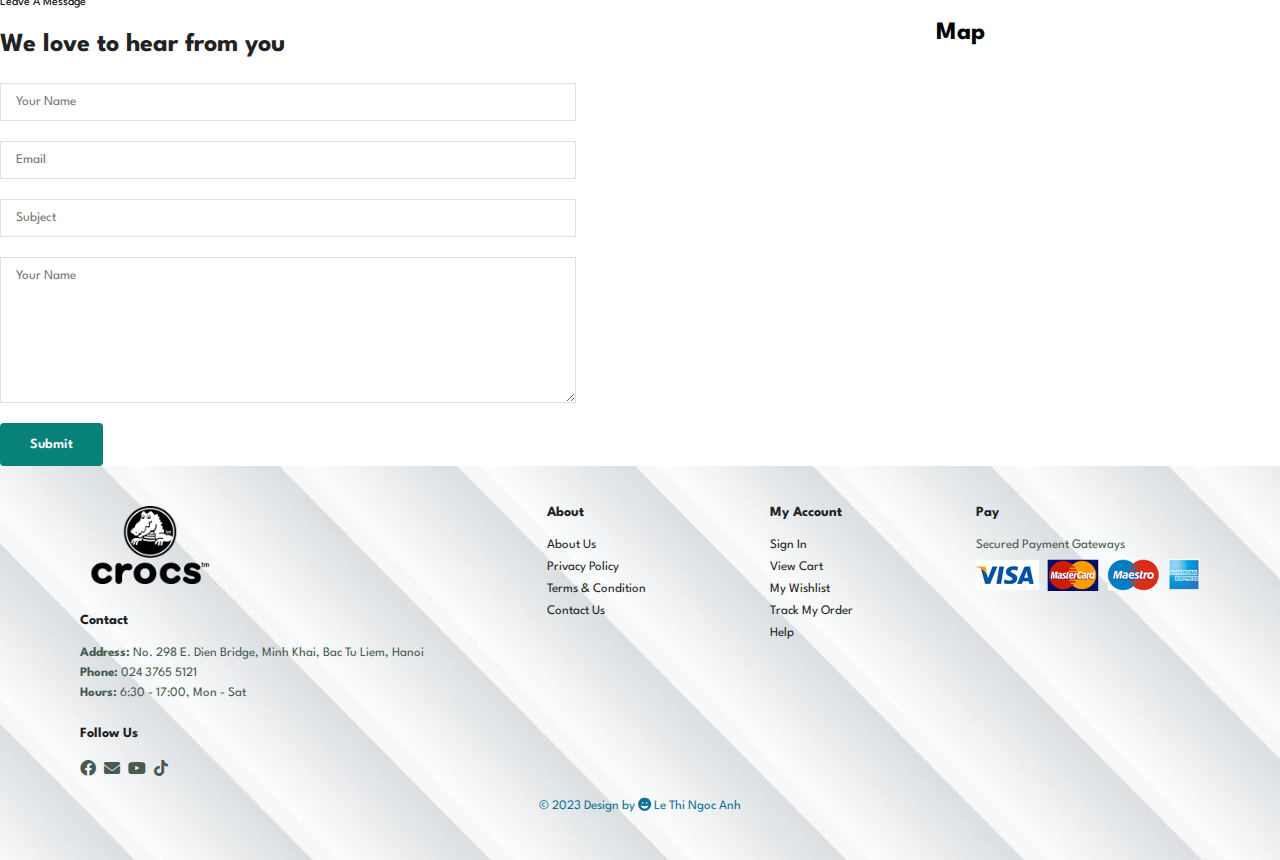
<file: contact.html>
<!DOCTYPE html>
<html lang="en">

<head>
    <meta charset="UTF-8">
    <meta http-equiv="X-UA-Compatible" content="IE=edge">
    <meta name="viewport" content="width=device-width, initial-scale=1.0">
    <title>Cross</title>
    <link rel="stylesheet" href="style.css">
    <link rel="stylesheet" href="fonts/fontawesome-free-6.4.0-web/fontawesome-free-6.4.0-web/css/all.min.css">
    <link rel="shortcut icon" href="https://cdn-icons-png.flaticon.com/512/110/110774.png" type="image/x-icon">
</head>

<body>

    <section id="header">
        <a href="#"><img src="image/logo/Logo.png" class="logo_banner" alt="logo"></a>

        <div>
            <ul id="navbar">
                <li><a href="index.html">Home</a></li>
                <li><a href="shop.html">Shop</a></li>
                <li><a href="blog.html">Blog</a></li>
                <li><a href="about.html">About</a></li>
                <li><a class="active" href="contact.html">Contact</a></li>
                <li id="lg-bag" class="cart"><a href="cart.html"><i class="fa-solid fa-bag-shopping"></i><span>0</span></a></li>
                <li><a href="login.html"><i class="fa-solid fa-user"></i></a></li>
                <a href="#" id="close"><i class="fa-solid fa-xmark"></i></a>
            </ul>
        </div>
        <div id="mobile">
            <a href="cart.html"><i class="fa-solid fa-bag-shopping"></i></a>
            <i id="bar" class="fa-solid fa-bars"></i>
        </div>
    </section>

    <section id="page-header" class="contact-header">
    </section>


    <section id="contact-deatails" class="section-p1">
        <div class="details">
            <h2>#Privacy Policy</h2>
            <p>Thank you for visiting website operated by General Trading Fashions One Member Company Limited.</p>

            <ul class="ul-contact"><i><b>Return Policy <hr></b></i></ul>

            <li>Each product can only be exchanged 1 time (Applies to original price).</li>
            <li>Only applicable to products purchased on website of Crocs Vietnam.</li>
            <li>Return of goods will be at the sole discretion of Crocs Vietnam and will be based on the price at the time of purchase or product of equivalent value.</li>
            <li>Crocs Vietnam reserves the right to evaluate the returned/ defective item prior to performing any repair or exchange.</li>
            <li>Crocs Vietnam reserves the right to amend the website's policies and conditions for promotional items and special offers at any time.
            </li>

            <ul class="ul-contact"><i><b>Delivery Policy <hr></b></i></ul>

            <p>To support Customer' benefits during shopping on Crocs, we have an inspection policy on receipt of goods as follows:</p>

            <ol>
                <li>You can ask the delivery staff to open the box for you to check the quantity, color, type, size, appearance of the product before receiving <i>(please be noted that the check only applies to visual inspection and not for product trial usage).</i></li>
                <li>In case you do not agree to receive the package and the order has COD payment method, you can return the product to the delivery staff at no cost.</li>
                <li> If you do not like the product but have paid online, you can also return the product to the delivery staff at no cost, and please contact the customer care department for assistance on refund.</li>
                <li>In case the delivery staff refuses to let you check the product, please refuse to receive the package and contact the customer service department, we will ask the staff to deliver the package to you again and must let you check the product.
                    Or you can call customer service immediately for immediate assistance.</li>
                <li> In case you are satisfied with the product and agree to buy the product, please sign the agreement. By signing the agreement confirming satisfaction with the delivered product, you confirm that the inspection has been completed.</li>
                <li>Products in promotions, discounts, gifts... do not apply to exchange/ return, so please check the product carefully before receiving. Supersports will not apply to exchange/ return on orders confirmed of inspection by customers.</li>
            </ol>

            <ul class="ul-contact"><i><b>Installment Policy <hr></b></i></ul>

            <li>Accept credit cards (Visa / MasterCard / JCB) of more than 21 affiliated banks. See list below.</li>
            <li>Applicable to orders with a value of <span style="color: red; font-weight: 600;">3,000,000 VND</span> or more.</li>
            <li>Installment terms <span style="color: red;font-weight: 600;">3 - 6 - 9 –12 months</span> (Depending on the bank).</li>
            <li>No prepayment required.</li>
            <li>Installment payment with <span style="color: red;font-weight: 600;">0% interest.</span></li>
            <li>No installment conversion fee.</li>
            <li>Each Customer can participate in the Program many times, provided that the total value of the orders does not exceed the Customer's credit card limit.</li>

        </div>
    </section>

    <hr>

    <h2 style="font-size: 30px; text-align: center; color: rgb(117, 115, 115);">Utilities</h2>
    <section id="feature" class="section-p1">

        <div class="fe-box">
            <img src="image/features/f1.png" alt="">
            <h6>Free Shipping</h6>
        </div>
        <div class="fe-box">
            <img src="image/features/f2.png" alt="">
            <h6>Online Order</h6>
        </div>
        <div class="fe-box">
            <img src="image/features/f3.png" alt="">
            <h6>Save Money</h6>
        </div>
        <div class="fe-box">
            <img src="image/features/f4.png" alt="">
            <h6>Promtions</h6>
        </div>
        <div class="fe-box">
            <img src="image/features/f5.png" alt="">
            <h6>Happy Sell</h6>
        </div>
        <div class="fe-box">
            <img src="image/features/f6.png" alt="">
            <h6>24/7 Support</h6>
        </div>
    </section>

    <hr>

    <section id="form-deatils">
        <form action="">
            <span>Leave A Message</span>
            <h2>We love to hear from you</h2>
            <input type="text" placeholder="Your Name">
            <input type="email" placeholder="Email">
            <input type="text" placeholder="Subject">
            <textarea name="" id="" cols="30" rows="10" placeholder="Your Name"></textarea>
            <button class="normal" onclick="openPopup()">Submit</button>
        </form>

        <div class="popup" id="popup">
            <img src="image/logo/tick.png" alt="">
            <h2>Thank you</h2>
            <p>Your details has been succesfully submitted. Thanks!</p>
            <button type="button" onclick="closePopup()">Ok</button>
        </div>

        <div class="map">
            <h3 style="font-size: 25px; text-align: center; padding-bottom: 10px;">Map</h3>
            <iframe src="https://www.google.com/maps/embed?pb=!1m18!1m12!1m3!1d3723.4737884515084!2d105.73253187492983!3d21.053730980601927!2m3!1f0!2f0!3f0!3m2!1i1024!2i768!4f13.1!3m3!1m2!1s0x31345457e292d5bf%3A0x20ac91c94d74439a!2zVHLGsOG7nW5nIMSQ4bqhaSBo4buNYyBDw7RuZyBuZ2hp4buHcCBIw6AgTuG7mWk!5e0!3m2!1svi!2s!4v1682700716355!5m2!1svi!2s"
                width="600" height="450" style="border:0;" allowfullscreen="" loading="lazy" referrerpolicy="no-referrer-when-downgrade"></iframe>
        </div>
    </section>

    <!--------------------FOOTER----------------- -->

    <footer class="section-p1">
        <div class="col">
            <img src="image/logo/Logo.png" class="logo" style="width: 140px ;" alt="">
            <h4>Contact</h4>
            <p><strong>Address: </strong> No. 298 E. Dien Bridge, Minh Khai, Bac Tu Liem, Hanoi</p>
            <p><strong>Phone: </strong> 024 3765 5121</p>
            <p><strong>Hours: </strong> 6:30 - 17:00, Mon - Sat </p>
            <div class="follow">
                <h4>Follow Us </h4>
                <div class="icon">
                    <i class="fa-brands fa-facebook"></i>
                    <i class="fa-solid fa-envelope"></i>
                    <i class="fa-brands fa-youtube"></i>
                    <i class="fa-brands fa-tiktok"></i>
                </div>
            </div>
        </div>

        <div class="col">
            <h4>About </h4>
            <a href="#">About Us</a>
            <a href="#">Privacy Policy</a>
            <a href="#">Terms & Condition</a>
            <a href="#">Contact Us</a>
        </div>

        <div class="col">
            <h4>My Account </h4>
            <a href="#">Sign In</a>
            <a href="#">View Cart</a>
            <a href="#">My Wishlist</a>
            <a href="#">Track My Order</a>
            <a href="#">Help</a>
        </div>

        <div class="col-map">
            <h4>Pay</h4>
            <p>Secured Payment Gateways</p>
            <img src="image/banners/pay.png" alt="">
        </div>

        <div class="copyright">
            <p class="end">© 2023 Design by <span><i class="fa-solid fa-face-grin"></i> Le Thi Ngoc Anh</span></p>
        </div>
    </footer>
    <!--  Gửi Feedback giả -->
    <script>
        let popup = document.getElementById('popup');

        function openPopup() {
            popup.classList.add('open-popup')
        }

        function closePopup() {
            popup.classList.remove('open-popup')
        }
    </script>

    <script src="style.js"></script>
</body>

</html>
</file>
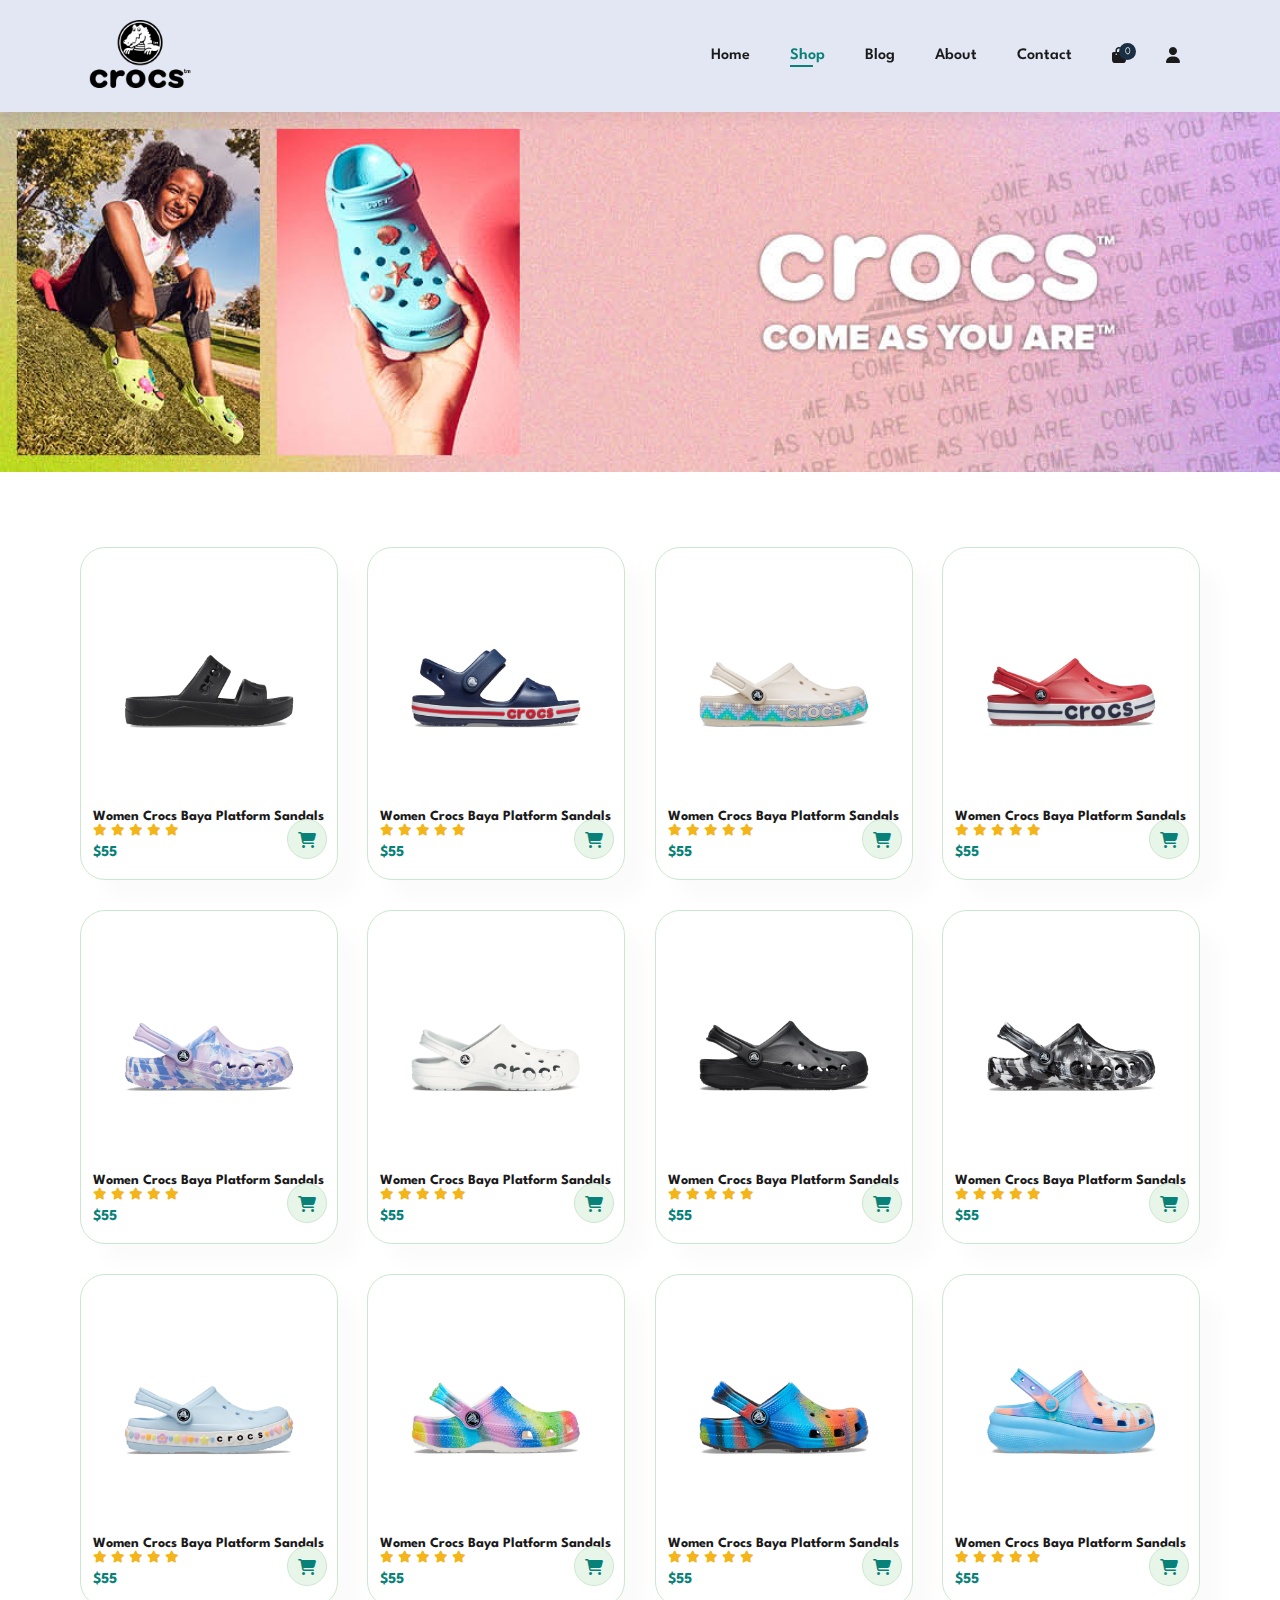
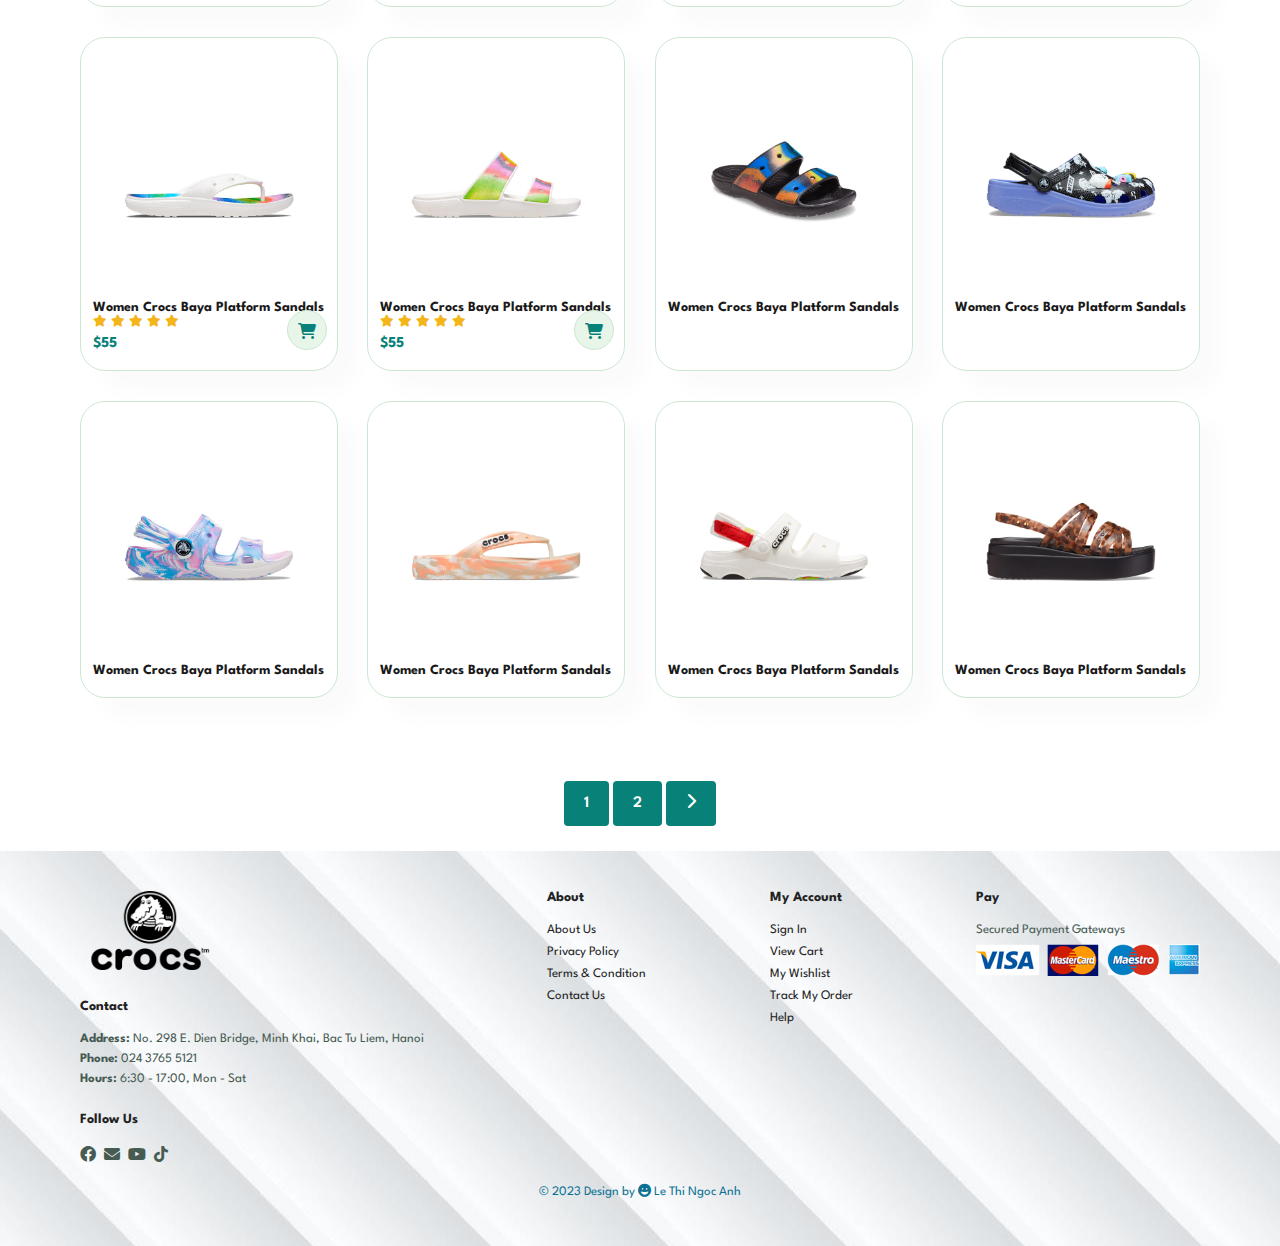
<file: shop.html>
<!DOCTYPE html>
<html lang="en">

<head>
    <meta charset="UTF-8">
    <meta http-equiv="X-UA-Compatible" content="IE=edge">
    <meta name="viewport" content="width=device-width, initial-scale=1.0">
    <title>Cross</title>
    <link rel="stylesheet" href="style.css">
    <link rel="stylesheet" href="fonts/fontawesome-free-6.4.0-web/fontawesome-free-6.4.0-web/css/all.min.css">
    <link rel="shortcut icon" href="https://cdn-icons-png.flaticon.com/512/110/110774.png" type="image/x-icon">
</head>

<body>

    <!--------------NAVVIGATION-------->
    <section id="header">
        <a href="#"><img src="image/logo/Logo.png" class="logo_banner" alt="logo"></a>

        <div>
            <ul id="navbar">
                <li><a href="index.html">Home</a></li>
                <li><a class="active" href="shop.html">Shop</a></li>
                <li><a href="blog.html">Blog</a></li>
                <li><a href="about.html">About</a></li>
                <li><a href="contact.html">Contact</a></li>
                <li id="lg-bag" class="cart"><a href="cart.html"><i class="fa-solid fa-bag-shopping"></i><span>0</span></a></li>
                <li><a href="login.html"><i class="fa-solid fa-user"></i></a></li>
                <a href="#" id="close"><i class="fa-solid fa-xmark"></i></a>
            </ul>
        </div>
        <div id="mobile">
            <a href="cart.html"><i class="fa-solid fa-bag-shopping"></i></a>
            <i id="bar" class="fa-solid fa-bars"></i>
        </div>
    </section>

    <!-- ---------------BANNER----- -->
    <section id="page-header" class="shop-header">
        <!-- <h2>#stayhome</h2>
        <p>Save more width coupons & up to 50% off </p> -->
    </section>

    <!-------------- LIST PRODUCT--------->
    <section id="product1" class="section-p1">
        <div class="pro-container">
            <div class="pro" onclick="window.location.href='sproduct1.html';">
                <img src="image/products/1/sp1.png" alt="">
                <div class="des">
                    <h5>Women Crocs Baya Platform Sandals</h5>
                    <div class="star">
                        <i class="fa-solid fa-star"></i>
                        <i class="fa-solid fa-star"></i>
                        <i class="fa-solid fa-star"></i>
                        <i class="fa-solid fa-star"></i>
                        <i class="fa-solid fa-star"></i>
                    </div>
                    <h4>$55</h4>
                </div>
                <a href="#"><i class="fa-solid fa-cart-shopping" ></i></a>
            </div>
            <div class="pro" onclick="window.location.href='sproduct2.html';">
                <img src="image/products/2/sp2.png" alt="">
                <div class="des">
                    <h5>Women Crocs Baya Platform Sandals</h5>
                    <div class="star">
                        <i class="fa-solid fa-star"></i>
                        <i class="fa-solid fa-star"></i>
                        <i class="fa-solid fa-star"></i>
                        <i class="fa-solid fa-star"></i>
                        <i class="fa-solid fa-star"></i>
                    </div>
                    <h4>$55</h4>
                </div>
                <a href="#"><i class="fa-solid fa-cart-shopping"></i></a>
            </div>
            <div class="pro" onclick="window.location.href='sproduct3.html';">
                <img src="image/products/3/sp3.png" alt="">
                <div class="des">
                    <h5>Women Crocs Baya Platform Sandals</h5>
                    <div class="star">
                        <i class="fa-solid fa-star"></i>
                        <i class="fa-solid fa-star"></i>
                        <i class="fa-solid fa-star"></i>
                        <i class="fa-solid fa-star"></i>
                        <i class="fa-solid fa-star"></i>
                    </div>
                    <h4>$55</h4>
                </div>
                <a href="#"><i class="fa-solid fa-cart-shopping"></i></a>
            </div>
            <div class="pro">
                <img src="image/products/4/sp4.png" alt="">
                <div class="des">
                    <h5>Women Crocs Baya Platform Sandals</h5>
                    <div class="star">
                        <i class="fa-solid fa-star"></i>
                        <i class="fa-solid fa-star"></i>
                        <i class="fa-solid fa-star"></i>
                        <i class="fa-solid fa-star"></i>
                        <i class="fa-solid fa-star"></i>
                    </div>
                    <h4>$55</h4>
                </div>
                <a href="#"><i class="fa-solid fa-cart-shopping"></i></a>
            </div>
            <div class="pro">
                <img src="image/products/5/sp5.png" alt="">
                <div class="des">
                    <h5>Women Crocs Baya Platform Sandals</h5>
                    <div class="star">
                        <i class="fa-solid fa-star"></i>
                        <i class="fa-solid fa-star"></i>
                        <i class="fa-solid fa-star"></i>
                        <i class="fa-solid fa-star"></i>
                        <i class="fa-solid fa-star"></i>
                    </div>
                    <h4>$55</h4>
                </div>
                <a href="#"><i class="fa-solid fa-cart-shopping"></i></a>
            </div>
            <div class="pro">
                <img src="image/products/6/sp6.png" alt="">
                <div class="des">
                    <h5>Women Crocs Baya Platform Sandals</h5>
                    <div class="star">
                        <i class="fa-solid fa-star"></i>
                        <i class="fa-solid fa-star"></i>
                        <i class="fa-solid fa-star"></i>
                        <i class="fa-solid fa-star"></i>
                        <i class="fa-solid fa-star"></i>
                    </div>
                    <h4>$55</h4>
                </div>
                <a href="#"><i class="fa-solid fa-cart-shopping"></i></a>
            </div>
            <div class="pro">
                <img src="image/products/7/sp7.png" alt="">
                <div class="des">
                    <h5>Women Crocs Baya Platform Sandals</h5>
                    <div class="star">
                        <i class="fa-solid fa-star"></i>
                        <i class="fa-solid fa-star"></i>
                        <i class="fa-solid fa-star"></i>
                        <i class="fa-solid fa-star"></i>
                        <i class="fa-solid fa-star"></i>
                    </div>
                    <h4>$55</h4>
                </div>
                <a href="#"><i class="fa-solid fa-cart-shopping"></i></a>
            </div>
            <div class="pro">
                <img src="image/products/8/sp8.png" alt="">
                <div class="des">
                    <h5>Women Crocs Baya Platform Sandals</h5>
                    <div class="star">
                        <i class="fa-solid fa-star"></i>
                        <i class="fa-solid fa-star"></i>
                        <i class="fa-solid fa-star"></i>
                        <i class="fa-solid fa-star"></i>
                        <i class="fa-solid fa-star"></i>
                    </div>
                    <h4>$55</h4>
                </div>
                <a href="#"><i class="fa-solid fa-cart-shopping"></i></a>
            </div>

            <div class="pro">
                <img src="image/products/9/sp9.png" alt="">
                <div class="des">
                    <h5>Women Crocs Baya Platform Sandals</h5>
                    <div class="star">
                        <i class="fa-solid fa-star"></i>
                        <i class="fa-solid fa-star"></i>
                        <i class="fa-solid fa-star"></i>
                        <i class="fa-solid fa-star"></i>
                        <i class="fa-solid fa-star"></i>
                    </div>
                    <h4>$55</h4>
                </div>
                <a href="#"><i class="fa-solid fa-cart-shopping"></i></a>
            </div>
            <div class="pro">
                <img src="image/products/10/sp10.png" alt="">
                <div class="des">
                    <h5>Women Crocs Baya Platform Sandals</h5>
                    <div class="star">
                        <i class="fa-solid fa-star"></i>
                        <i class="fa-solid fa-star"></i>
                        <i class="fa-solid fa-star"></i>
                        <i class="fa-solid fa-star"></i>
                        <i class="fa-solid fa-star"></i>
                    </div>
                    <h4>$55</h4>
                </div>
                <a href="#"><i class="fa-solid fa-cart-shopping"></i></a>
            </div>
            <div class="pro">
                <img src="image/products/11/sp11.png" alt="">
                <div class="des">
                    <h5>Women Crocs Baya Platform Sandals</h5>
                    <div class="star">
                        <i class="fa-solid fa-star"></i>
                        <i class="fa-solid fa-star"></i>
                        <i class="fa-solid fa-star"></i>
                        <i class="fa-solid fa-star"></i>
                        <i class="fa-solid fa-star"></i>
                    </div>
                    <h4>$55</h4>
                </div>
                <a href="#"><i class="fa-solid fa-cart-shopping"></i></a>
            </div>
            <div class="pro">
                <img src="image/products/12/sp12.png" alt="">
                <div class="des">
                    <h5>Women Crocs Baya Platform Sandals</h5>
                    <div class="star">
                        <i class="fa-solid fa-star"></i>
                        <i class="fa-solid fa-star"></i>
                        <i class="fa-solid fa-star"></i>
                        <i class="fa-solid fa-star"></i>
                        <i class="fa-solid fa-star"></i>
                    </div>
                    <h4>$55</h4>
                </div>
                <a href="#"><i class="fa-solid fa-cart-shopping "></i></a>
            </div>

            <div class="pro">
                <img src="image/products/13/sp13.png" alt="">
                <div class="des">
                    <h5>Women Crocs Baya Platform Sandals</h5>
                    <div class="star">
                        <i class="fa-solid fa-star"></i>
                        <i class="fa-solid fa-star"></i>
                        <i class="fa-solid fa-star"></i>
                        <i class="fa-solid fa-star"></i>
                        <i class="fa-solid fa-star"></i>
                    </div>
                    <h4>$55</h4>
                </div>
                <a href="#"><i class="fa-solid fa-cart-shopping "></i></a>
            </div>
            <div class="pro">
                <img src="image/products/14/sp14.png" alt="">
                <div class="des">
                    <h5>Women Crocs Baya Platform Sandals</h5>
                    <div class="star">
                        <i class="fa-solid fa-star"></i>
                        <i class="fa-solid fa-star"></i>
                        <i class="fa-solid fa-star"></i>
                        <i class="fa-solid fa-star"></i>
                        <i class="fa-solid fa-star"></i>
                    </div>
                    <h4>$55</h4>
                </div>
                <a href="#"><i class="fa-solid fa-cart-shopping "></i></a>
            </div>
            <div class="pro">
                <img src="image/products/15/sp15.png" alt="">
                <div class="des">
                    <h5>Women Crocs Baya Platform Sandals</h5>
                </div>
            </div>
            <div class="pro">
                <img src="image/products/16/sp16.png" alt="">
                <div class="des">
                    <h5>Women Crocs Baya Platform Sandals</h5>
                </div>
            </div>
            <div class="pro">
                <img src="image/products/17/sp17.png" alt="">
                <div class="des">
                    <h5>Women Crocs Baya Platform Sandals</h5>
                </div>
            </div>
            <div class="pro">
                <img src="image/products/18/sp18.png" alt="">
                <div class="des">
                    <h5>Women Crocs Baya Platform Sandals</h5>
                </div>
            </div>
            <div class="pro">
                <img src="image/products/19/sp19.png" alt="">
                <div class="des">
                    <h5>Women Crocs Baya Platform Sandals</h5>
                </div>
            </div>
            <div class="pro">
                <img src="image/products/20/sp20.png" alt="">
                <div class="des">
                    <h5>Women Crocs Baya Platform Sandals</h5>
                </div>
            </div>
    </section>

    <!-- CHUYỂN TRANG -->
    <section id="pagination" class="section-p1">
        <a href="#">1</a>
        <a href="#">2</a>
        <a href="#"><i class="fa-solid fa-chevron-right"></i></a>
    </section>

    <!--------------------FOOTER----------------- -->

    <footer class="section-p1">
        <div class="col">
            <img src="image/logo/Logo.png" class="logo" style="width: 140px ;" alt="">
            <h4>Contact</h4>
            <p><strong>Address: </strong> No. 298 E. Dien Bridge, Minh Khai, Bac Tu Liem, Hanoi</p>
            <p><strong>Phone: </strong> 024 3765 5121</p>
            <p><strong>Hours: </strong> 6:30 - 17:00, Mon - Sat </p>
            <div class="follow">
                <h4>Follow Us </h4>
                <div class="icon">
                    <i class="fa-brands fa-facebook"></i>
                    <i class="fa-solid fa-envelope"></i>
                    <i class="fa-brands fa-youtube"></i>
                    <i class="fa-brands fa-tiktok"></i>
                </div>
            </div>
        </div>

        <div class="col">
            <h4>About </h4>
            <a href="#">About Us</a>
            <a href="#">Privacy Policy</a>
            <a href="#">Terms & Condition</a>
            <a href="#">Contact Us</a>
        </div>

        <div class="col">
            <h4>My Account </h4>
            <a href="#">Sign In</a>
            <a href="#">View Cart</a>
            <a href="#">My Wishlist</a>
            <a href="#">Track My Order</a>
            <a href="#">Help</a>
        </div>

        <div class="col-map">
            <h4>Pay</h4>
            <p>Secured Payment Gateways</p>
            <img src="image/banners/pay.png" alt="">
        </div>

        <div class="copyright">
            <p class="end">© 2023 Design by <span><i class="fa-solid fa-face-grin"></i> Le Thi Ngoc Anh</span></p>
        </div>
    </footer>

    <script src="style.js"></script>
</body>

</html>
</file>
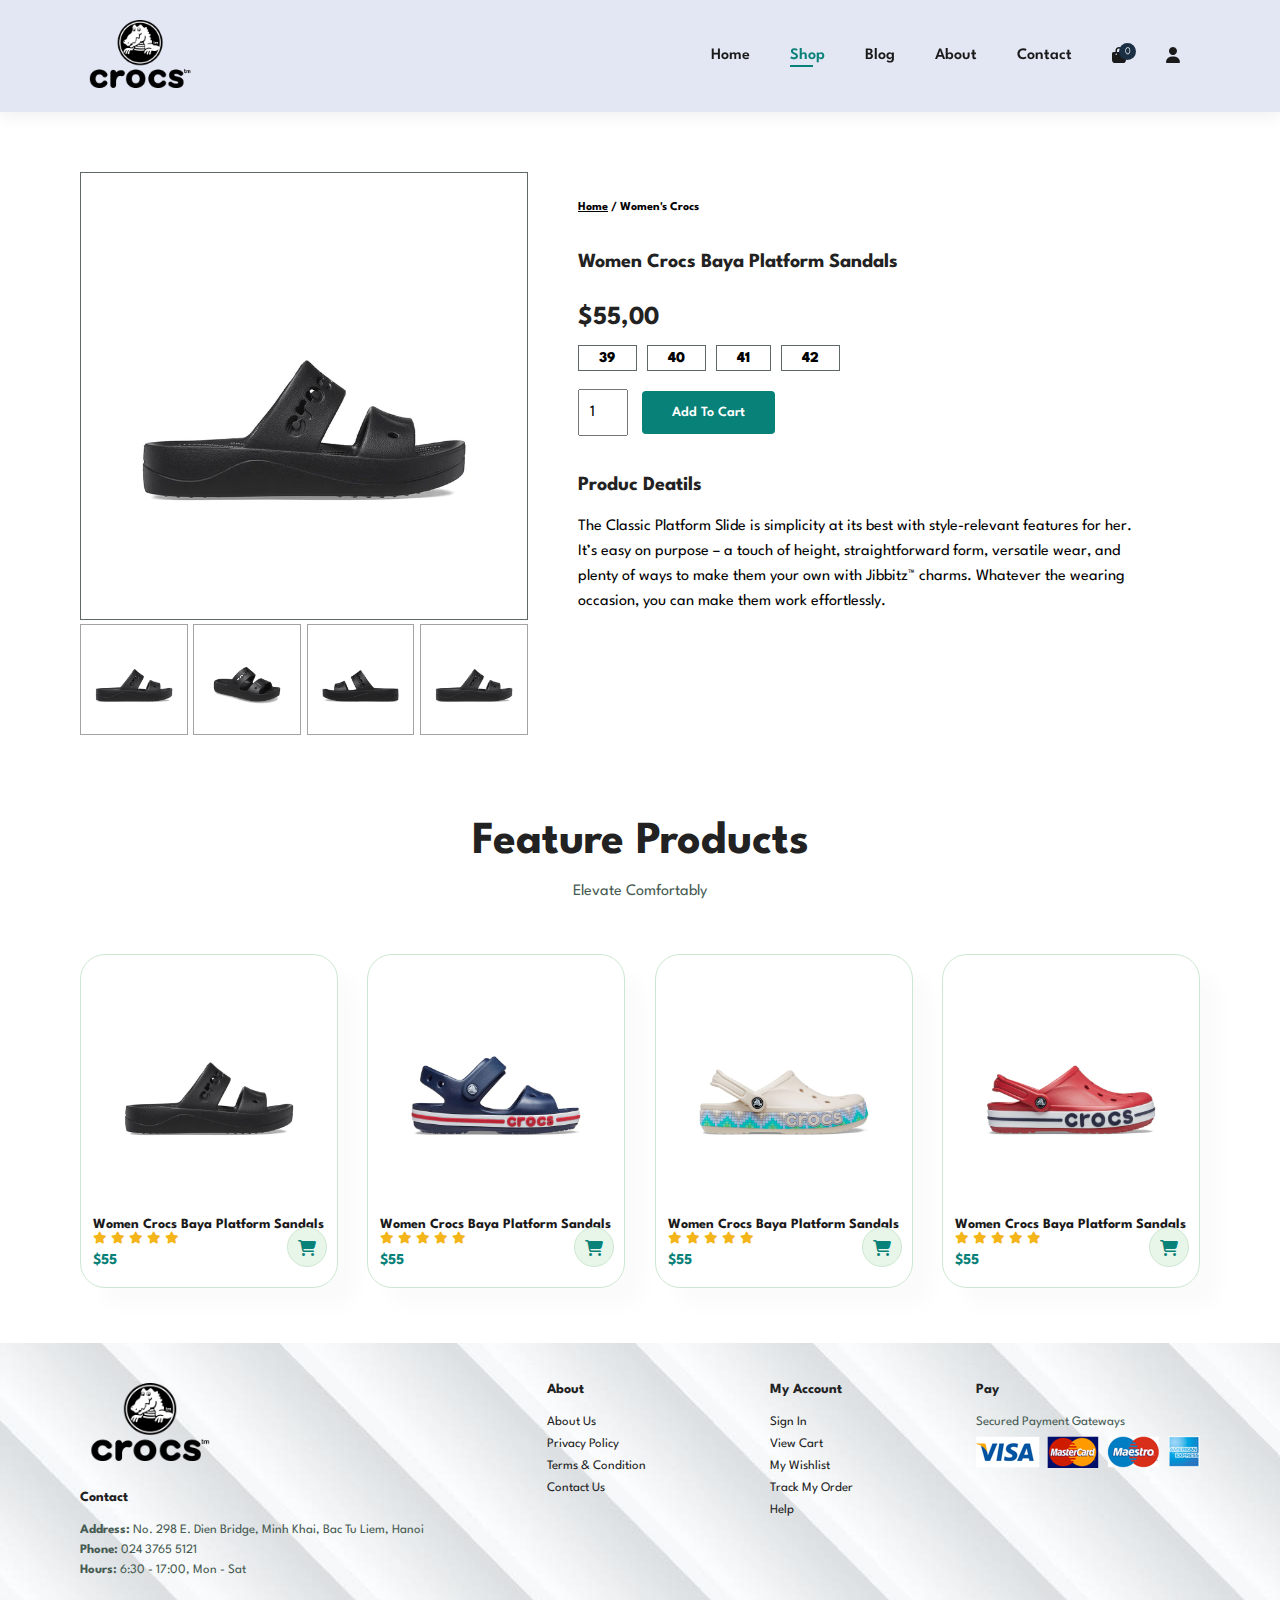
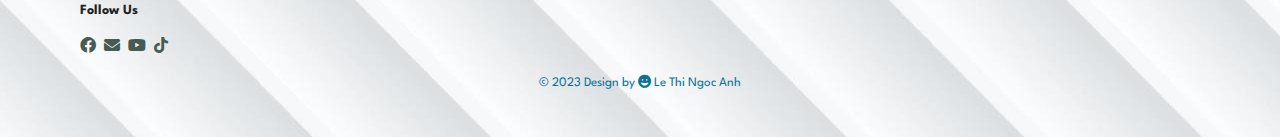
<file: sproduct1.html>
<!DOCTYPE html>
<html lang="en">

<head>
    <meta charset="UTF-8">
    <meta http-equiv="X-UA-Compatible" content="IE=edge">
    <meta name="viewport" content="width=device-width, initial-scale=1.0">
    <title>Cross</title>
    <link rel="stylesheet" href="style.css">
    <link rel="stylesheet" href="fonts/fontawesome-free-6.4.0-web/fontawesome-free-6.4.0-web/css/all.min.css">
    <link rel="shortcut icon" href="https://cdn-icons-png.flaticon.com/512/110/110774.png" type="image/x-icon">
    <script src="https://code.jquery.com/jquery-3.6.0.min.js"></script>
</head>

<body>

    <section id="header">
        <a href="#"><img src="image/logo/Logo.png" class="logo_banner" alt="logo"></a>

        <div>
            <ul id="navbar">
                <li><a href="index.html">Home</a></li>
                <li><a class="active" href="shop.html">Shop</a></li>
                <li><a href="blog.html">Blog</a></li>
                <li><a href="about.html">About</a></li>
                <li><a href="contact.html">Contact</a></li>
                <li id="lg-bag" class="cart"><a href="cart.html"><i class="fa-solid fa-bag-shopping"></i><span>0</span></a></li>
                <li><a href="login.html"><i class="fa-solid fa-user"></i></a></li>
                <a href="#" id="close"><i class="fa-solid fa-xmark"></i></a>
            </ul>
        </div>
        <div id="mobile">
            <a href="cart.html"><i class="fa-solid fa-bag-shopping"></i></a>
            <i id="bar" class="fa-solid fa-bars"></i>
        </div>
    </section>

    <!-- Sản phẩm chính -->
    <div class="list">
        <section id="prodetails" class="section-p1 item1" data-key="1">
            <div class="single-pro-image">
                <img src="image/products/1/sp1.png" width="100%" id="MainIng" alt="">

                <div class="small-img-group">
                    <div class="small-img-col">
                        <img src="image/products/1/sp1.png" width="100%" class="small-img" alt="">
                    </div>
                    <div class="small-img-col">
                        <img src="image/products/1/sp1_1.png" width="100%" class="small-img" alt="">
                    </div>
                    <div class="small-img-col">
                        <img src="image/products/1/sp1_2.png" width="100%" class="small-img" alt="">
                    </div>
                    <div class="small-img-col">
                        <img src="image/products/1/sp1.png" width="100%" class="small-img" alt="">
                    </div>
                </div>
            </div>

            <div class="single-pro-details">
                <h6><a href="index.html" style="color: #000000;">Home</a> / Women's Crocs</h6>
                <h4 class="nameItem">Women Crocs Baya Platform Sandals</h4>
                <h2 class="priceItem">$55,00</h2>

                <div class="sizes">
                    <div class="size">39</div>
                    <div class="size">40</div>
                    <div class="size">41</div>
                    <div class="size">42</div>
                </div>

                <input type="number" class="count" min="1" max="10" value="1">
                <button type="submit" class="normal add">Add To Cart</button>
                <h4>Produc Deatils</h4>
                <span>The Classic Platform Slide is simplicity at its best with style-relevant features for her. It’s easy on purpose – a touch of height, straightforward form, versatile wear, and plenty of ways to make them your own with Jibbitz™ charms. Whatever the wearing occasion, you can make them work effortlessly.</span>
            </div>
        </section>
    </div>

    <!-- Giới thiệu thêm sản phẩm -->
    <section id="product1" class="section-p1">
        <h2>Feature Products</h2>
        <p>Elevate Comfortably</p>
        <div class="pro-container">
            <div class="pro">
                <img src="image/products/1/sp1.png" alt="">
                <div class="des">
                    <h5>Women Crocs Baya Platform Sandals</h5>
                    <div class="star">
                        <i class="fa-solid fa-star"></i>
                        <i class="fa-solid fa-star"></i>
                        <i class="fa-solid fa-star"></i>
                        <i class="fa-solid fa-star"></i>
                        <i class="fa-solid fa-star"></i>
                    </div>
                    <h4>$55</h4>
                </div>
                <a href="#"><i class="fa-solid fa-cart-shopping" ></i></a>
            </div>
            <div class="pro">
                <img src="image/products/2/sp2.png" alt="">
                <div class="des">
                    <h5>Women Crocs Baya Platform Sandals</h5>
                    <div class="star">
                        <i class="fa-solid fa-star"></i>
                        <i class="fa-solid fa-star"></i>
                        <i class="fa-solid fa-star"></i>
                        <i class="fa-solid fa-star"></i>
                        <i class="fa-solid fa-star"></i>
                    </div>
                    <h4>$55</h4>
                </div>
                <a href="#"><i class="fa-solid fa-cart-shopping"></i></a>
            </div>
            <div class="pro">
                <img src="image/products/3/sp3.png" alt="">
                <div class="des">
                    <h5>Women Crocs Baya Platform Sandals</h5>
                    <div class="star">
                        <i class="fa-solid fa-star"></i>
                        <i class="fa-solid fa-star"></i>
                        <i class="fa-solid fa-star"></i>
                        <i class="fa-solid fa-star"></i>
                        <i class="fa-solid fa-star"></i>
                    </div>
                    <h4>$55</h4>
                </div>
                <a href="#"><i class="fa-solid fa-cart-shopping"></i></a>
            </div>
            <div class="pro">
                <img src="image/products/4/sp4.png" alt="">
                <div class="des">
                    <h5>Women Crocs Baya Platform Sandals</h5>
                    <div class="star">
                        <i class="fa-solid fa-star"></i>
                        <i class="fa-solid fa-star"></i>
                        <i class="fa-solid fa-star"></i>
                        <i class="fa-solid fa-star"></i>
                        <i class="fa-solid fa-star"></i>
                    </div>
                    <h4>$55</h4>
                </div>
                <a href="#"><i class="fa-solid fa-cart-shopping"></i></a>
            </div>
        </div>
    </section>

    <!--------------------FOOTER----------------- -->

    <footer class="section-p1">
        <div class="col">
            <img src="image/logo/Logo.png" class="logo" style="width: 140px ;" alt="">
            <h4>Contact</h4>
            <p><strong>Address: </strong> No. 298 E. Dien Bridge, Minh Khai, Bac Tu Liem, Hanoi</p>
            <p><strong>Phone: </strong> 024 3765 5121</p>
            <p><strong>Hours: </strong> 6:30 - 17:00, Mon - Sat </p>
            <div class="follow">
                <h4>Follow Us </h4>
                <div class="icon">
                    <i class="fa-brands fa-facebook"></i>
                    <i class="fa-solid fa-envelope"></i>
                    <i class="fa-brands fa-youtube"></i>
                    <i class="fa-brands fa-tiktok"></i>
                </div>
            </div>
        </div>

        <div class="col">
            <h4>About </h4>
            <a href="#">About Us</a>
            <a href="#">Privacy Policy</a>
            <a href="#">Terms & Condition</a>
            <a href="#">Contact Us</a>
        </div>

        <div class="col">
            <h4>My Account </h4>
            <a href="#">Sign In</a>
            <a href="#">View Cart</a>
            <a href="#">My Wishlist</a>
            <a href="#">Track My Order</a>
            <a href="#">Help</a>
        </div>

        <div class="col-map">
            <h4>Pay</h4>
            <p>Secured Payment Gateways</p>
            <img src="image/banners/pay.png" alt="">
        </div>

        <div class="copyright">
            <p class="end">© 2023 Design by <span><i class="fa-solid fa-face-grin"></i> Le Thi Ngoc Anh</span></p>
        </div>
    </footer>


    <!-- Chuyển mẫu ảnh -->
    <script>
        var MainIng = document.getElementById("MainIng");
        var smalling = document.getElementsByClassName("small-img");

        smalling[0].onclick = function() {
            MainIng.src = smalling[0].src;
        }
        smalling[1].onclick = function() {
            MainIng.src = smalling[1].src;
        }
        smalling[2].onclick = function() {
            MainIng.src = smalling[2].src;
        }
        smalling[3].onclick = function() {
            MainIng.src = smalling[3].src;
        }
    </script>

    <script src="style.js"></script>
</body>

</html>
</file>
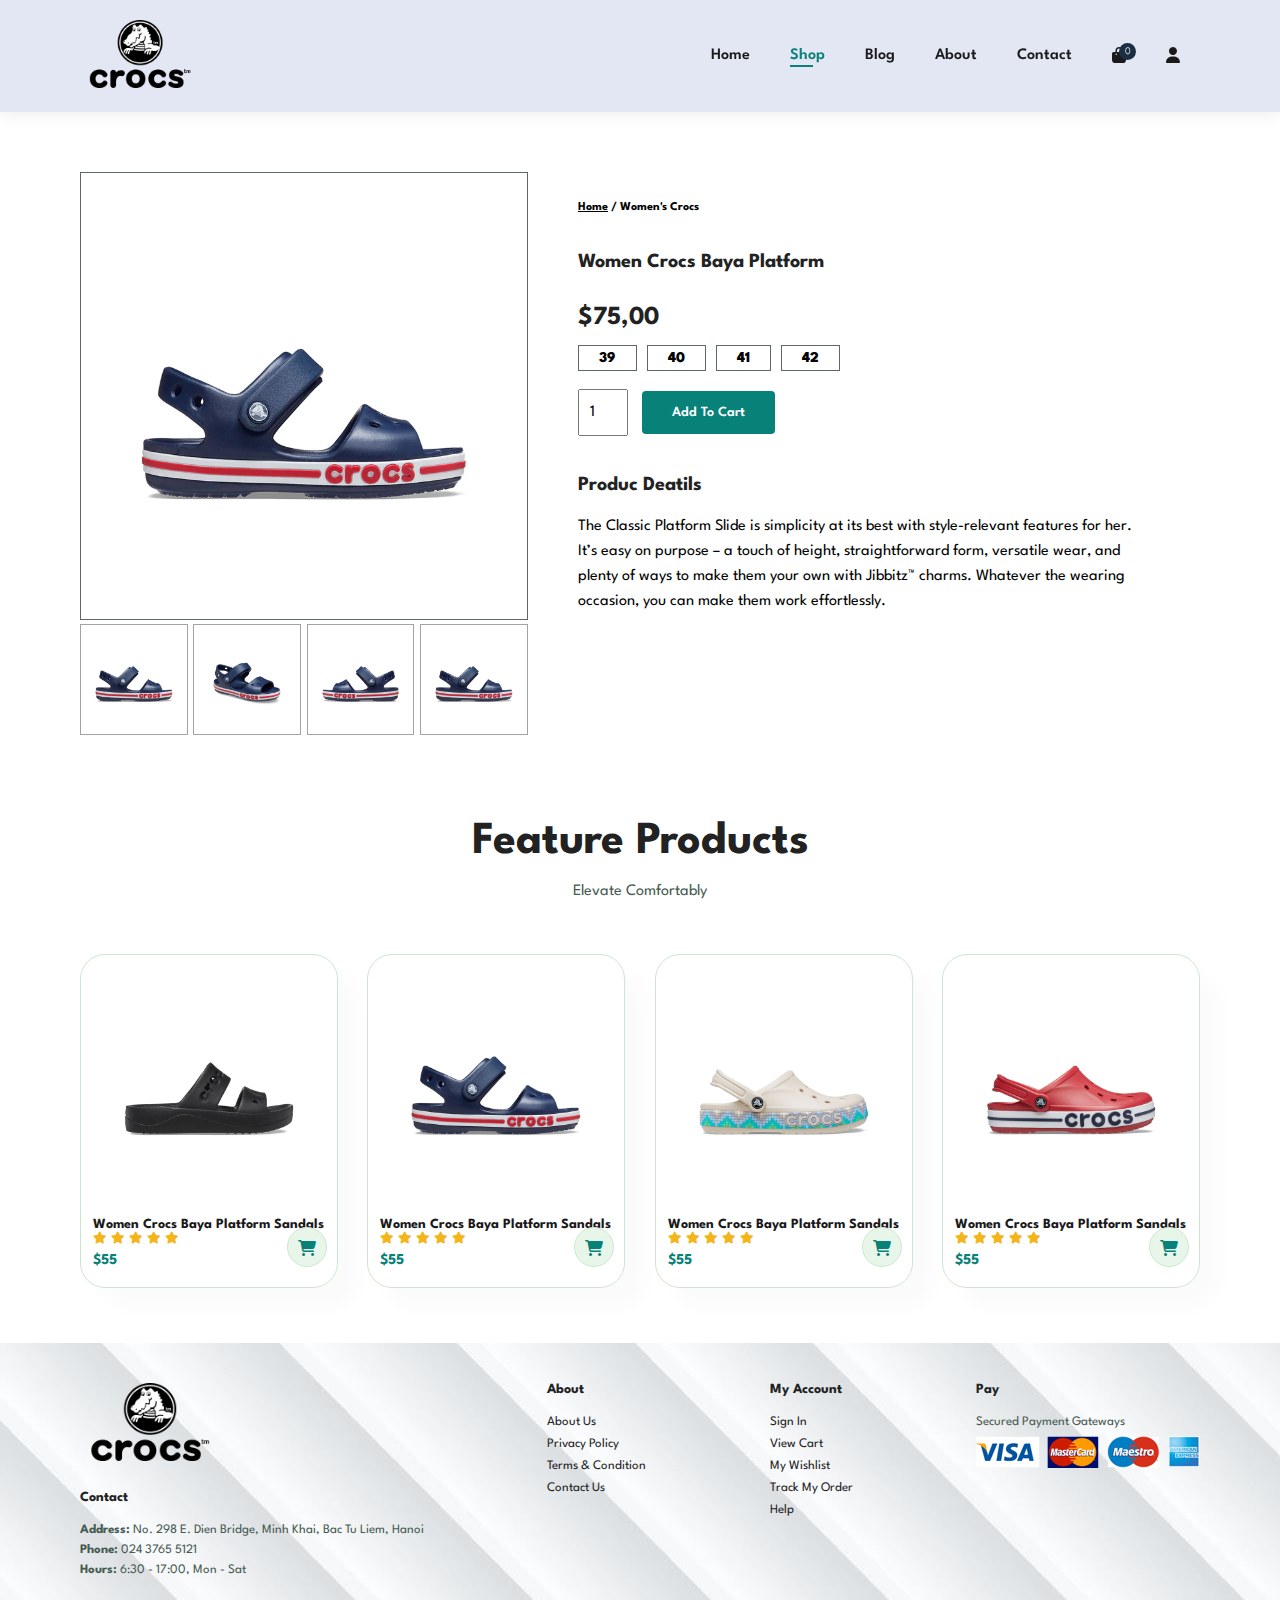
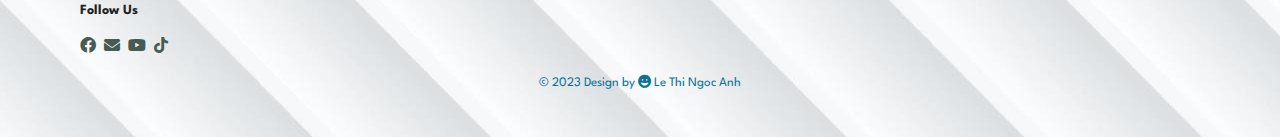
<file: sproduct2.html>
<!DOCTYPE html>
<html lang="en">

<head>
    <meta charset="UTF-8">
    <meta http-equiv="X-UA-Compatible" content="IE=edge">
    <meta name="viewport" content="width=device-width, initial-scale=1.0">
    <title>Cross</title>
    <link rel="stylesheet" href="style.css">
    <link rel="stylesheet" href="fonts/fontawesome-free-6.4.0-web/fontawesome-free-6.4.0-web/css/all.min.css">
    <link rel="shortcut icon" href="https://cdn-icons-png.flaticon.com/512/110/110774.png" type="image/x-icon">
    <script src="https://code.jquery.com/jquery-3.6.0.min.js"></script>
</head>

<body>

    <section id="header">
        <a href="#"><img src="image/logo/Logo.png" class="logo_banner" alt="logo"></a>

        <div>
            <ul id="navbar">
                <li><a href="index.html">Home</a></li>
                <li><a class="active" href="shop.html">Shop</a></li>
                <li><a href="blog.html">Blog</a></li>
                <li><a href="about.html">About</a></li>
                <li><a href="contact.html">Contact</a></li>
                <li id="lg-bag" class="cart"><a href="cart.html"><i class="fa-solid fa-bag-shopping"></i><span>0</span></a></li>
                <li><a href="login.html"><i class="fa-solid fa-user"></i></a></li>
                <a href="#" id="close"><i class="fa-solid fa-xmark"></i></a>
            </ul>
        </div>
        <div id="mobile">
            <a href="cart.html"><i class="fa-solid fa-bag-shopping"></i></a>
            <i id="bar" class="fa-solid fa-bars"></i>
        </div>
    </section>

    <!-- Sản phẩm chính -->
    <div class="list">
        <section id="prodetails" class="section-p1 item1" data-key="1">
            <div class="single-pro-image">
                <img src="image/products/2/sp2.png" width="100%" id="MainIng" alt="">

                <div class="small-img-group">
                    <div class="small-img-col">
                        <img src="image/products/2/sp2.png" width="100%" class="small-img" alt="">
                    </div>
                    <div class="small-img-col">
                        <img src="image/products/2/sp2_1.png" width="100%" class="small-img" alt="">
                    </div>
                    <div class="small-img-col">
                        <img src="image/products/2/sp2_2.png" width="100%" class="small-img" alt="">
                    </div>
                    <div class="small-img-col">
                        <img src="image/products/2/sp2.png" width="100%" class="small-img" alt="">
                    </div>
                </div>
            </div>

            <div class="single-pro-details">
                <h6><a href="index.html" style="color: #000000;">Home</a> / Women's Crocs</h6>
                <h4 class="nameItem">Women Crocs Baya Platform</h4>
                <h2 class="priceItem">$75,00</h2>

                <div class="sizes">
                    <div class="size">39</div>
                    <div class="size">40</div>
                    <div class="size">41</div>
                    <div class="size">42</div>
                </div>

                <input type="number" class="count" min="1" max="10" value="1">
                <button type="submit" class="normal add">Add To Cart</button>
                <h4>Produc Deatils</h4>
                <span>The Classic Platform Slide is simplicity at its best with style-relevant features for her. It’s easy on purpose – a touch of height, straightforward form, versatile wear, and plenty of ways to make them your own with Jibbitz™ charms. Whatever the wearing occasion, you can make them work effortlessly.</span>
            </div>
        </section>
    </div>

    <!-- Giới thiệu thêm sản phẩm -->
    <section id="product1" class="section-p1">
        <h2>Feature Products</h2>
        <p>Elevate Comfortably</p>
        <div class="pro-container">
            <div class="pro">
                <img src="image/products/1/sp1.png" alt="">
                <div class="des">
                    <h5>Women Crocs Baya Platform Sandals</h5>
                    <div class="star">
                        <i class="fa-solid fa-star"></i>
                        <i class="fa-solid fa-star"></i>
                        <i class="fa-solid fa-star"></i>
                        <i class="fa-solid fa-star"></i>
                        <i class="fa-solid fa-star"></i>
                    </div>
                    <h4>$55</h4>
                </div>
                <a href="#"><i class="fa-solid fa-cart-shopping" ></i></a>
            </div>
            <div class="pro">
                <img src="image/products/2/sp2.png" alt="">
                <div class="des">
                    <h5>Women Crocs Baya Platform Sandals</h5>
                    <div class="star">
                        <i class="fa-solid fa-star"></i>
                        <i class="fa-solid fa-star"></i>
                        <i class="fa-solid fa-star"></i>
                        <i class="fa-solid fa-star"></i>
                        <i class="fa-solid fa-star"></i>
                    </div>
                    <h4>$55</h4>
                </div>
                <a href="#"><i class="fa-solid fa-cart-shopping"></i></a>
            </div>
            <div class="pro">
                <img src="image/products/3/sp3.png" alt="">
                <div class="des">
                    <h5>Women Crocs Baya Platform Sandals</h5>
                    <div class="star">
                        <i class="fa-solid fa-star"></i>
                        <i class="fa-solid fa-star"></i>
                        <i class="fa-solid fa-star"></i>
                        <i class="fa-solid fa-star"></i>
                        <i class="fa-solid fa-star"></i>
                    </div>
                    <h4>$55</h4>
                </div>
                <a href="#"><i class="fa-solid fa-cart-shopping"></i></a>
            </div>
            <div class="pro">
                <img src="image/products/4/sp4.png" alt="">
                <div class="des">
                    <h5>Women Crocs Baya Platform Sandals</h5>
                    <div class="star">
                        <i class="fa-solid fa-star"></i>
                        <i class="fa-solid fa-star"></i>
                        <i class="fa-solid fa-star"></i>
                        <i class="fa-solid fa-star"></i>
                        <i class="fa-solid fa-star"></i>
                    </div>
                    <h4>$55</h4>
                </div>
                <a href="#"><i class="fa-solid fa-cart-shopping"></i></a>
            </div>
        </div>
    </section>

    <!--------------------FOOTER----------------- -->

    <footer class="section-p1">
        <div class="col">
            <img src="image/logo/Logo.png" class="logo" style="width: 140px ;" alt="">
            <h4>Contact</h4>
            <p><strong>Address: </strong> No. 298 E. Dien Bridge, Minh Khai, Bac Tu Liem, Hanoi</p>
            <p><strong>Phone: </strong> 024 3765 5121</p>
            <p><strong>Hours: </strong> 6:30 - 17:00, Mon - Sat </p>
            <div class="follow">
                <h4>Follow Us </h4>
                <div class="icon">
                    <i class="fa-brands fa-facebook"></i>
                    <i class="fa-solid fa-envelope"></i>
                    <i class="fa-brands fa-youtube"></i>
                    <i class="fa-brands fa-tiktok"></i>
                </div>
            </div>
        </div>

        <div class="col">
            <h4>About </h4>
            <a href="#">About Us</a>
            <a href="#">Privacy Policy</a>
            <a href="#">Terms & Condition</a>
            <a href="#">Contact Us</a>
        </div>

        <div class="col">
            <h4>My Account </h4>
            <a href="#">Sign In</a>
            <a href="#">View Cart</a>
            <a href="#">My Wishlist</a>
            <a href="#">Track My Order</a>
            <a href="#">Help</a>
        </div>

        <div class="col-map">
            <h4>Pay</h4>
            <p>Secured Payment Gateways</p>
            <img src="image/banners/pay.png" alt="">
        </div>

        <div class="copyright">
            <p class="end">© 2023 Design by <span><i class="fa-solid fa-face-grin"></i> Le Thi Ngoc Anh</span></p>
        </div>
    </footer>


    <!-- Chuyển mẫu ảnh -->
    <script>
        var MainIng = document.getElementById("MainIng");
        var smalling = document.getElementsByClassName("small-img");

        smalling[0].onclick = function() {
            MainIng.src = smalling[0].src;
        }
        smalling[1].onclick = function() {
            MainIng.src = smalling[1].src;
        }
        smalling[2].onclick = function() {
            MainIng.src = smalling[2].src;
        }
        smalling[3].onclick = function() {
            MainIng.src = smalling[3].src;
        }
    </script>

    <script src="style.js"></script>
</body>

</html>
</file>
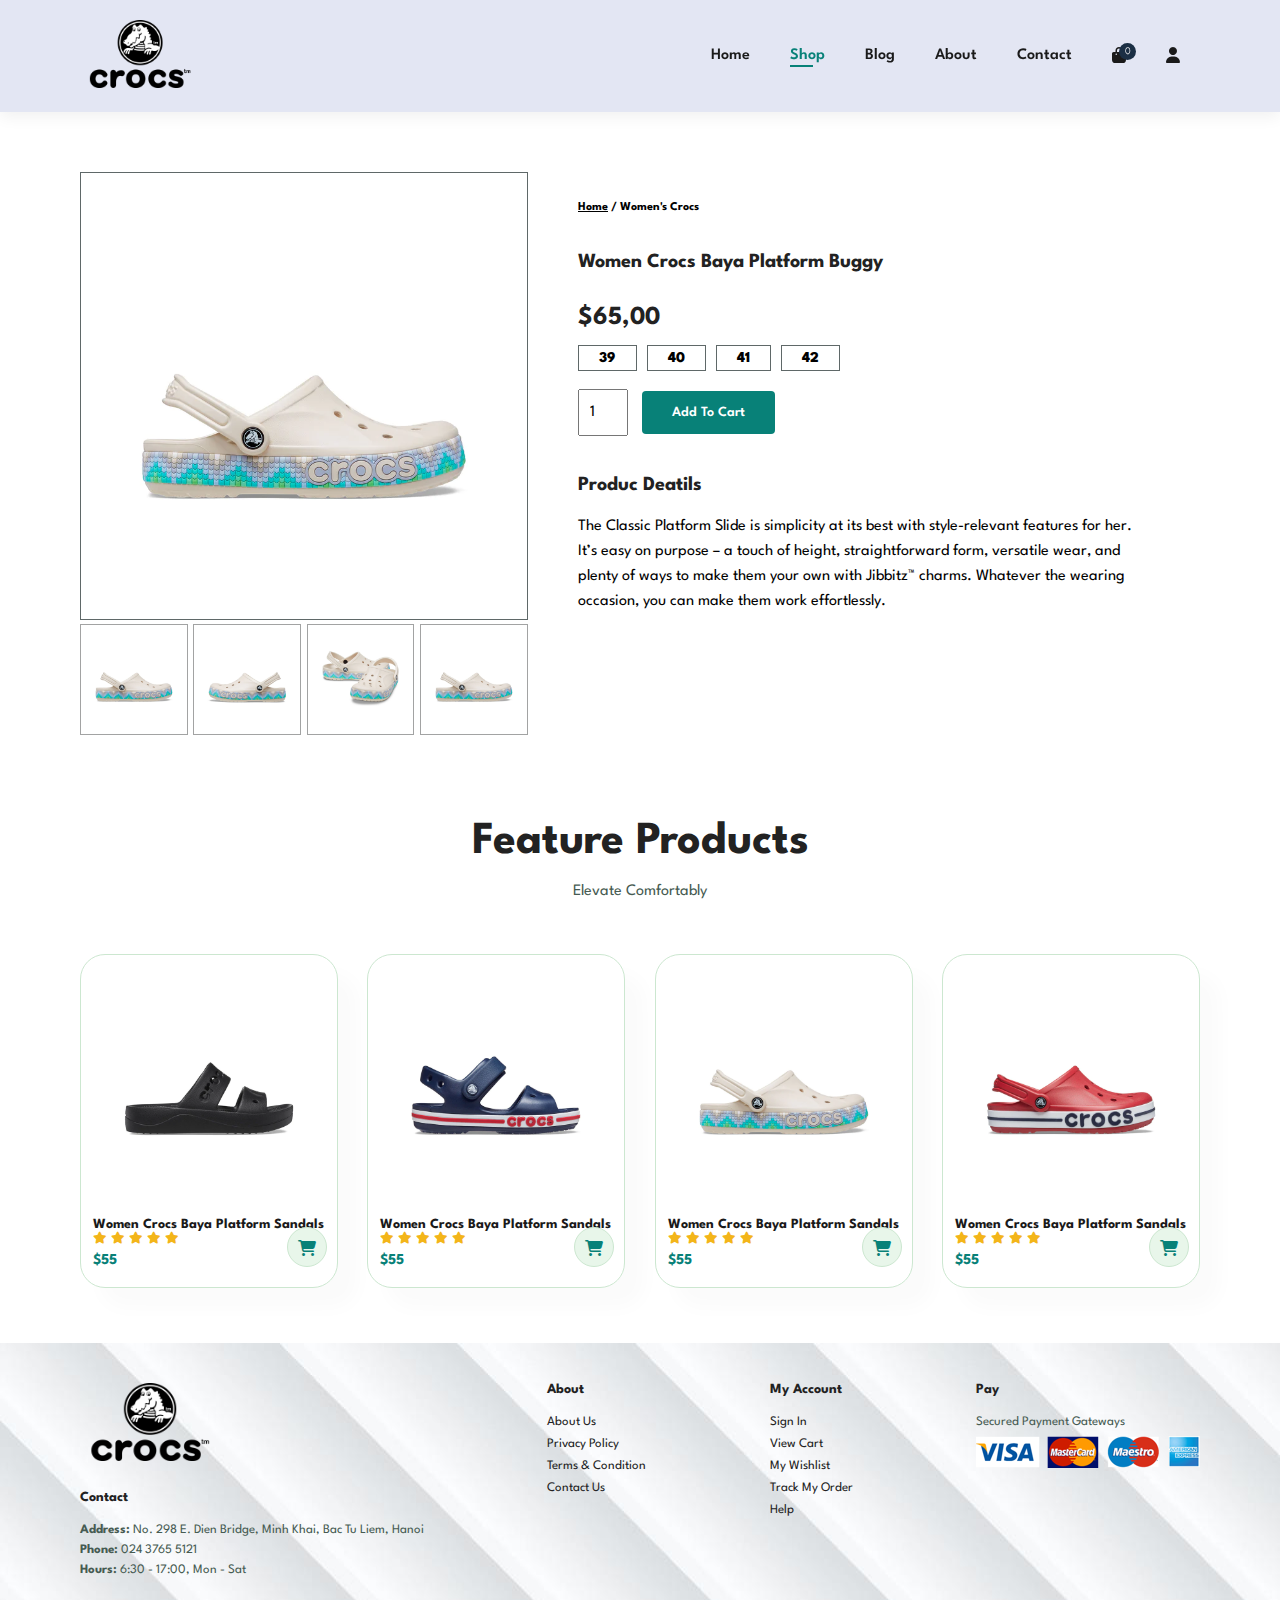
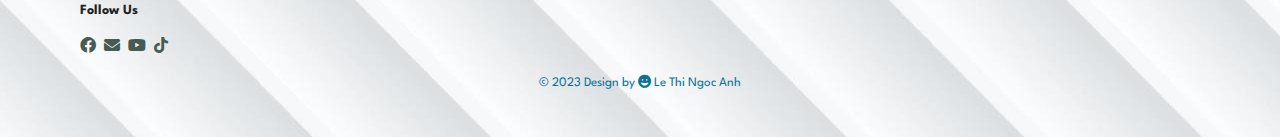
<file: sproduct3.html>
<!DOCTYPE html>
<html lang="en">

<head>
    <meta charset="UTF-8">
    <meta http-equiv="X-UA-Compatible" content="IE=edge">
    <meta name="viewport" content="width=device-width, initial-scale=1.0">
    <title>Cross</title>
    <link rel="stylesheet" href="style.css">
    <link rel="stylesheet" href="fonts/fontawesome-free-6.4.0-web/fontawesome-free-6.4.0-web/css/all.min.css">
    <link rel="shortcut icon" href="https://cdn-icons-png.flaticon.com/512/110/110774.png" type="image/x-icon">
    <script src="https://code.jquery.com/jquery-3.6.0.min.js"></script>
</head>

<body>

    <section id="header">
        <a href="#"><img src="image/logo/Logo.png" class="logo_banner" alt="logo"></a>

        <div>
            <ul id="navbar">
                <li><a href="index.html">Home</a></li>
                <li><a class="active" href="shop.html">Shop</a></li>
                <li><a href="blog.html">Blog</a></li>
                <li><a href="about.html">About</a></li>
                <li><a href="contact.html">Contact</a></li>
                <li id="lg-bag" class="cart"><a href="cart.html"><i class="fa-solid fa-bag-shopping"></i><span>0</span></a></li>
                <li><a href="login.html"><i class="fa-solid fa-user"></i></a></li>
                <a href="#" id="close"><i class="fa-solid fa-xmark"></i></a>
            </ul>
        </div>
        <div id="mobile">
            <a href="cart.html"><i class="fa-solid fa-bag-shopping"></i></a>
            <i id="bar" class="fa-solid fa-bars"></i>
        </div>
    </section>

    <!-- Sản phẩm chính -->
    <div class="list">
        <section id="prodetails" class="section-p1 item1" data-key="1">
            <div class="single-pro-image">
                <img src="image/products/3/sp3.png" width="100%" id="MainIng" alt="">

                <div class="small-img-group">
                    <div class="small-img-col">
                        <img src="image/products/3/sp3.png" width="100%" class="small-img" alt="">
                    </div>
                    <div class="small-img-col">
                        <img src="image/products/3/sp3_1.png" width="100%" class="small-img" alt="">
                    </div>
                    <div class="small-img-col">
                        <img src="image/products/3/sp3_2.png" width="100%" class="small-img" alt="">
                    </div>
                    <div class="small-img-col">
                        <img src="image/products/3/sp3.png" width="100%" class="small-img" alt="">
                    </div>
                </div>
            </div>

            <div class="single-pro-details">
                <h6><a href="index.html" style="color: #000000;">Home</a> / Women's Crocs</h6>
                <h4 class="nameItem">Women Crocs Baya Platform Buggy</h4>
                <h2 class="priceItem">$65,00</h2>

                <div class="sizes">
                    <div class="size">39</div>
                    <div class="size">40</div>
                    <div class="size">41</div>
                    <div class="size">42</div>
                </div>

                <input type="number" class="count" min="1" max="10" value="1">
                <button type="submit" class="normal add">Add To Cart</button>
                <h4>Produc Deatils</h4>
                <span>The Classic Platform Slide is simplicity at its best with style-relevant features for her. It’s easy on purpose – a touch of height, straightforward form, versatile wear, and plenty of ways to make them your own with Jibbitz™ charms. Whatever the wearing occasion, you can make them work effortlessly.</span>
            </div>
        </section>
    </div>

    <!-- Giới thiệu thêm sản phẩm -->
    <section id="product1" class="section-p1">
        <h2>Feature Products</h2>
        <p>Elevate Comfortably</p>
        <div class="pro-container">
            <div class="pro">
                <img src="image/products/1/sp1.png" alt="">
                <div class="des">
                    <h5>Women Crocs Baya Platform Sandals</h5>
                    <div class="star">
                        <i class="fa-solid fa-star"></i>
                        <i class="fa-solid fa-star"></i>
                        <i class="fa-solid fa-star"></i>
                        <i class="fa-solid fa-star"></i>
                        <i class="fa-solid fa-star"></i>
                    </div>
                    <h4>$55</h4>
                </div>
                <a href="#"><i class="fa-solid fa-cart-shopping" ></i></a>
            </div>
            <div class="pro">
                <img src="image/products/2/sp2.png" alt="">
                <div class="des">
                    <h5>Women Crocs Baya Platform Sandals</h5>
                    <div class="star">
                        <i class="fa-solid fa-star"></i>
                        <i class="fa-solid fa-star"></i>
                        <i class="fa-solid fa-star"></i>
                        <i class="fa-solid fa-star"></i>
                        <i class="fa-solid fa-star"></i>
                    </div>
                    <h4>$55</h4>
                </div>
                <a href="#"><i class="fa-solid fa-cart-shopping"></i></a>
            </div>
            <div class="pro">
                <img src="image/products/3/sp3.png" alt="">
                <div class="des">
                    <h5>Women Crocs Baya Platform Sandals</h5>
                    <div class="star">
                        <i class="fa-solid fa-star"></i>
                        <i class="fa-solid fa-star"></i>
                        <i class="fa-solid fa-star"></i>
                        <i class="fa-solid fa-star"></i>
                        <i class="fa-solid fa-star"></i>
                    </div>
                    <h4>$55</h4>
                </div>
                <a href="#"><i class="fa-solid fa-cart-shopping"></i></a>
            </div>
            <div class="pro">
                <img src="image/products/4/sp4.png" alt="">
                <div class="des">
                    <h5>Women Crocs Baya Platform Sandals</h5>
                    <div class="star">
                        <i class="fa-solid fa-star"></i>
                        <i class="fa-solid fa-star"></i>
                        <i class="fa-solid fa-star"></i>
                        <i class="fa-solid fa-star"></i>
                        <i class="fa-solid fa-star"></i>
                    </div>
                    <h4>$55</h4>
                </div>
                <a href="#"><i class="fa-solid fa-cart-shopping"></i></a>
            </div>
        </div>
    </section>

    <!--------------------FOOTER----------------- -->

    <footer class="section-p1">
        <div class="col">
            <img src="image/logo/Logo.png" class="logo" style="width: 140px ;" alt="">
            <h4>Contact</h4>
            <p><strong>Address: </strong> No. 298 E. Dien Bridge, Minh Khai, Bac Tu Liem, Hanoi</p>
            <p><strong>Phone: </strong> 024 3765 5121</p>
            <p><strong>Hours: </strong> 6:30 - 17:00, Mon - Sat </p>
            <div class="follow">
                <h4>Follow Us </h4>
                <div class="icon">
                    <i class="fa-brands fa-facebook"></i>
                    <i class="fa-solid fa-envelope"></i>
                    <i class="fa-brands fa-youtube"></i>
                    <i class="fa-brands fa-tiktok"></i>
                </div>
            </div>
        </div>

        <div class="col">
            <h4>About </h4>
            <a href="#">About Us</a>
            <a href="#">Privacy Policy</a>
            <a href="#">Terms & Condition</a>
            <a href="#">Contact Us</a>
        </div>

        <div class="col">
            <h4>My Account </h4>
            <a href="#">Sign In</a>
            <a href="#">View Cart</a>
            <a href="#">My Wishlist</a>
            <a href="#">Track My Order</a>
            <a href="#">Help</a>
        </div>

        <div class="col-map">
            <h4>Pay</h4>
            <p>Secured Payment Gateways</p>
            <img src="image/banners/pay.png" alt="">
        </div>

        <div class="copyright">
            <p class="end">© 2023 Design by <span><i class="fa-solid fa-face-grin"></i> Le Thi Ngoc Anh</span></p>
        </div>
    </footer>


    <!-- Chuyển mẫu ảnh -->
    <script>
        var MainIng = document.getElementById("MainIng");
        var smalling = document.getElementsByClassName("small-img");

        smalling[0].onclick = function() {
            MainIng.src = smalling[0].src;
        }
        smalling[1].onclick = function() {
            MainIng.src = smalling[1].src;
        }
        smalling[2].onclick = function() {
            MainIng.src = smalling[2].src;
        }
        smalling[3].onclick = function() {
            MainIng.src = smalling[3].src;
        }
    </script>

    <script src="style.js"></script>
</body>

</html>
</file>
<file: style.css>
@import url("https://fonts.googleapis.com/css2?family=Spartan:wght@100;200;300;400;500;600;700;800;900&display=swap");
* {
    margin: 0;
    padding: 0;
    box-sizing: border-box;
    font-family: "Spartan", sans-serif;
}

html {
    scroll-behavior: smooth;
}


/* Global Styles */

h1 {
    font-size: 50px;
    line-height: 64px;
    color: #222;
}

h2 {
    font-size: 46px;
    line-height: 54px;
    color: #222;
}

h4 {
    font-size: 20px;
    color: #222;
}

h6 {
    font-weight: 700;
    font-size: 12px;
}

p {
    font-size: 16px;
    color: #465b52;
    margin: 15px 0 20px 0;
}

.section-p1 {
    padding: 40px 80px;
}

.section-m1 {
    margin: 40px 0;
}

button.normal {
    font-size: 14px;
    font-weight: 600;
    padding: 15px 30px;
    color: #000;
    background-color: #fff;
    border-radius: 4px;
    cursor: pointer;
    border: none;
    outline: none;
    transition: 0.2s;
}

button.white {
    font-size: 13px;
    font-weight: 600;
    padding: 11px 18px;
    color: #fff;
    background-color: transparent;
    border-radius: 4px;
    cursor: pointer;
    border: 1px solid #fff;
    outline: none;
    transition: 0.2s;
}

body {
    width: 100%;
}


/*Preloader*/


/* #preloader {
    position: fixed;
    width: 100%;
    height: 100%;
    top: 0;
    left: 0;
    z-index: 999999999;
    background: #232425;
    opacity: 90%;
}

.hide {
    display: none;
}

.loader {
    width: 40px;
    height: 40px;
    position: absolute;
    top: 43%;
    left: 49.5%;
    margin-top: -13px;
    margin-left: -13px;
    border-radius: 60px;
    animation: loader 0.8s linear infinite;
}

.loader-text {
    width: 100%;
    height: 100%;
    top: 50%;
    left: 50%;
    color: #f9f9f9;
    display: flex;
    justify-content: center;
    align-items: center;
}

@keyframes loader {
    0% {
        transform: rotate(0deg);
        border: 4px solid #1b2f44;
        border-left-color: transparent;
    }
    50% {
        transform: rotate(180deg);
        border: 4px solid #ffffff;
        border-left-color: transparent;
    }
    100% {
        transform: rotate(360deg);
        border: 4px solid #1b2f44;
        border-left-color: transparent;
    }
} */


/* -------------------------------HOME PAGE-------------------------- */


/* Header */

#header {
    display: flex;
    align-items: center;
    justify-content: space-between;
    padding: 20px 80px;
    background: #E3E6F3;
    box-shadow: 0 5px 15px rgba(0, 0, 0, 0.06);
    z-index: 999;
    position: sticky;
    top: 0;
    left: 0;
}

.logo_banner {
    width: 120px;
}

#navbar {
    display: flex;
    align-items: center;
    justify-content: center;
}

#navbar li {
    list-style: none;
    padding: 0 20px;
    position: relative;
}

#navbar li a {
    text-decoration: none;
    font-size: 16px;
    font-weight: 600;
    color: #1a1a1a;
    transition: 0.3s ease;
}

#navbar li a:hover,
#navbar li a.active {
    color: #088178;
}

#navbar li a.active::after,
#navbar li a:hover::after {
    content: "";
    width: 30%;
    height: 2px;
    background: #088178;
    position: absolute;
    bottom: -4px;
    left: 20px;
}

#navbar #lg-bag span {
    position: absolute;
    right: 10px;
    top: -4px;
    height: 17px;
    width: 17px;
    background: #1B2F44;
    color: #ffffff;
    border-radius: 50%;
    font-size: 10px;
    font-weight: 300;
    text-align: center;
    line-height: 17px;
}

.banner_imgs {
    width: 100%;
}

#close {
    display: none;
}

#mobile {
    display: none;
    align-items: center;
}


/* Slieshow */

.swiper {
    width: 100%;
    height: 100%;
}

.swiper-slide {
    text-align: center;
    font-size: 18px;
    background: #fff;
    display: flex;
    justify-content: center;
    align-items: center;
}

.swiper-slide img {
    margin-top: 0;
    display: block;
    width: 100%;
    max-height: 500px;
    object-fit: cover;
}


/* Icon hiển thị dịch vụ của cửa hàng */

#feature {
    display: flex;
    align-items: center;
    justify-content: space-between;
    flex-wrap: wrap;
}

#feature .fe-box {
    width: 180px;
    text-align: center;
    padding: 25px 15px;
    box-shadow: 20px 20px 34px rgba(0, 0, 0, 0.03);
    border: 1px solid #cce7d0;
}

#feature .fe-box:hover {
    box-shadow: 10px 10px 54px rgba(70, 62, 221, 0.1);
    ;
}

#feature .fe-box img {
    width: 100%;
    margin-bottom: 10px;
}

#feature .fe-box h6 {
    display: inline-block;
    padding: 9px 8px 6px 8px;
    line-height: 1;
    border-radius: 4px;
    color: #088178;
    background-color: #fddde4;
}

#feature .fe-box:nth-child(2) h6 {
    background-color: #cdebbc;
}

#feature .fe-box:nth-child(3) h6 {
    background-color: #d1e8f2;
}

#feature .fe-box:nth-child(4) h6 {
    background-color: cdd4f8;
}

#feature .fe-box:nth-child(5) h6 {
    background-color: #f6dbf6;
}

#feature .fe-box:nth-child(6) h6 {
    background-color: #fff2e5;
}


/* Sản phẩm  */

#product1 {
    text-align: center;
}

#product1 .pro-container {
    display: flex;
    justify-content: space-between;
    padding-top: 20px;
    flex-wrap: wrap;
}

#product1 .pro {
    width: 23%;
    min-width: 250px;
    padding: 10px 12px;
    border: 1px solid #cce7d0;
    border-radius: 25px;
    cursor: pointer;
    box-shadow: 20px 20px 20px rgba(0, 0, 0, 0.02);
    margin: 15px 0;
    transition: 0.2s ease;
    position: relative;
}

#product1 .pro:hover {
    box-shadow: 20px 20px 20px rgba(0, 0, 0, 0.06);
}

#product1 .pro img {
    width: 100%;
    border-radius: 20px;
}


/* Hiệu Ứng zoom ảnh */

#zoom img {
    display: block;
    transition: all .3s ease;
}

#zoom img:hover {
    transform: scale(1.1);
}

#zoom .pro {
    display: block;
    overflow: hidden;
}

#product1 .pro .des {
    text-align: start;
    padding: 10px 0;
}

#product1 .pro .des h5 {
    padding-top: 7px;
    color: #1a1a1a;
    font-size: 14px;
}

#product1 .pro .des i {
    font-size: 12px;
    color: rgb(243, 181, 25);
}

#product1 .pro .des h4 {
    padding-top: 7px;
    font-size: 15px;
    font-weight: 700;
    color: #088178;
}

#product1 .pro .fa-cart-shopping {
    width: 40px;
    height: 40px;
    line-height: 40px;
    border-radius: 50px;
    background-color: #e8f6ea;
    /* font-weight: 500; */
    color: #088178;
    border: 1px solid #cce7d0;
    position: absolute;
    bottom: 20px;
    right: 10px;
}

#product1 .pro .fa-cart-shopping:hover {
    color: #dcd85c;
}


/* Thông báo giảm giá */

#banner {
    display: flex;
    flex-direction: column;
    justify-content: center;
    align-items: center;
    text-align: center;
    background-image: url('image/banners/bk2.png');
    width: 100%;
    height: 40vh;
    background-size: cover;
    background-position: center;
}

#banner h4 {
    color: #fff;
    font-size: 16px;
}

#banner h2 {
    color: #fff;
    font-size: 30px;
    padding: 10px 0;
}

#banner h2 span {
    color: red;
}

#banner button:hover {
    background: #088178;
    color: #fff;
}


/* Tin tức mới dòng 1  */

#sm-banner {
    display: flex;
    justify-content: space-between;
    flex-wrap: wrap;
}

#sm-banner .banner-box {
    display: flex;
    flex-direction: column;
    justify-content: center;
    align-items: flex-start;
    background-image: url(image/banners/banner_3.png);
    min-width: 580px;
    height: 40vh;
    background-size: cover;
    background-position: center;
    padding: 30px;
}

#sm-banner .banner-box2 {
    background-image: url(image/banners/banner_4.png);
}

#sm-banner h4 {
    color: #fff;
    font-size: 28px;
    font-weight: 800;
}

#sm-banner h2 {
    color: #d24431;
    font-size: 28px;
    font-weight: 800;
}

#sm-banner span {
    color: #fff;
    font-size: 14px;
    font-weight: 500;
    padding-bottom: 15px;
}

#sm-banner .banner-box:hover button {
    background: #088178;
    border: 1px solid #088178;
}


/* Tin tức dòng 2 */

#banner3 {
    display: flex;
    justify-content: space-between;
    flex-wrap: wrap;
    padding: 0 80px;
    cursor: pointer;
}

#banner3 .banner-box {
    display: flex;
    flex-direction: column;
    justify-content: center;
    align-items: flex-start;
    background-image: url(image/banners/banner_5.png);
    min-width: 30%;
    height: 30vh;
    background-size: cover;
    background-position: center;
    padding: 20px;
    margin-bottom: 20px;
}

#banner3 .banner-box2 {
    background-image: url(image/banners/banner_6.png);
}

#banner3 .banner-box3 {
    background-image: url(image/banners/banner_7.png);
}

#banner3 h2 {
    color: #7db877;
    font-weight: 900;
    font-size: 22px;
}

#banner3 h3 {
    color: #fff;
    font-weight: 800;
    font-size: 15px;
}


/* Footer */

footer {
    display: flex;
    flex-wrap: wrap;
    justify-content: space-between;
    background-image: url("image/banners/bk3.png");
}

footer .col {
    display: flex;
    flex-direction: column;
    align-items: flex-start;
    margin-bottom: 20px;
}

footer .logo {
    width: 100px;
    margin-bottom: 30px;
}

footer h4 {
    font-size: 14px;
    padding-bottom: 20px;
}

footer p {
    font-size: 13px;
    text-decoration: none;
    margin: 0 0 8px 0;
}

footer a {
    font-size: 13px;
    color: #222;
    text-decoration: none;
    margin-bottom: 10px;
}

footer .follow {
    margin-top: 20px;
}

footer .follow i {
    color: #465b52;
    padding-right: 4px;
    cursor: pointer;
}

footer a:hover,
footer .follow i:hover {
    color: #6da8e6;
}

footer .copyright {
    width: 100%;
    text-align: center;
}

footer .copyright .end {
    color: #0c7294;
}


/* Button Backtop */

#backtop {
    width: 40px;
    height: 40px;
    background: #088178;
    color: #FFFFFF;
    display: flex;
    justify-content: center;
    align-items: center;
    border-radius: 50%;
    position: fixed;
    bottom: 40px;
    right: 25px;
    cursor: pointer;
}


/* -----------------------------SHOP PAGE----------------------- */

#page-header {
    background-image: url("image/banners/banner_9.jpg");
    width: 100%;
    height: 40vh;
    background-size: cover;
    display: flex;
    justify-content: center;
    text-align: center;
    flex-direction: column;
    padding: 14px;
}

#page-header h2,
#page-header p {
    color: #fff;
}

#pagination {
    text-align: center;
}

#pagination a {
    text-decoration: none;
    background-color: #088178;
    padding: 15px 20px;
    border-radius: 4px;
    color: #fff;
    font-weight: 600;
}

#pagination a i {
    font-size: 16px;
    font-weight: 600;
}


/* -----------------------------SINGLE PRODUCT----------------------- */

#prodetails {
    display: flex;
    margin-top: 20px;
}

#prodetails .single-pro-image {
    width: 40%;
    margin-right: 50px;
}

#prodetails .single-pro-image #MainIng {
    border: 1px solid #5f6868;
}

.small-img-group {
    display: flex;
    justify-content: space-between;
}

.small-img-col {
    flex-basis: 24%;
    cursor: pointer;
    border: 1px solid #a2a3a3;
}

#prodetails .single-pro-details {
    width: 50%;
    padding-top: 30px;
}


/* #prodetails .single-pro-details .back-home {
  text-decoration: none;
} */

#prodetails .single-pro-details h4 {
    padding: 40px 0 20px 0;
}

#prodetails .single-pro-details h2 {
    font-size: 26px;
}

#prodetails .single-pro-details .sizes .size {
    font-size: 15px;
}

.sizes {
    display: flex;
}

.sizes .size {
    padding: 5px 20px;
    border: 1px solid #5f6868;
    margin-right: 10px;
    cursor: pointer;
    font-size: 10px;
    font-weight: 800;
}

#prodetails .single-pro-details input {
    width: 50px;
    height: 47px;
    padding-left: 10px;
    font-size: 16px;
    margin-top: 18px;
    margin-right: 10px;
}

#prodetails .single-pro-details input:focus {
    outline: none;
}

#prodetails .single-pro-details button {
    background: #088178;
    color: #fff;
}

#prodetails .single-pro-details span {
    line-height: 25px;
}


/* -----------------------------BLOG PAGE----------------------- */

#page-header.blog-header {
    background-image: url("image/banners/banner_10.jpg");
}

.blog-header .video {
    height: 400px;
    overflow: hidden;
    position: relative;
}

#myVideo {
    position: absolute;
    right: 0;
    top: 0;
    min-width: 100%;
    min-height: 100%;
}

#slogan {
    margin-top: 30px;
    padding-left: 12px;
}

#blog {
    padding: 95px 150px 0 150px;
}

#blog .blog-box {
    display: flex;
    align-items: center;
    width: 100%;
    position: relative;
    padding-bottom: 90px;
}

#blog .blog-img {
    width: 50%;
    margin-right: 40px;
}

#blog img {
    width: 100%;
    height: 300px;
    object-fit: cover;
}

#blog .blog-details {
    width: 50%;
}

#blog .blog-details a {
    text-decoration: none;
    font-size: 15px;
    color: #000;
    font-weight: 700;
    position: relative;
    transition: 0.3s ease;
}

#blog .blog-details a::after {
    content: "";
    width: 50px;
    height: 1px;
    background-color: #000;
    position: absolute;
    top: 4px;
    right: -60px;
}

#blog .blog-details a:hover {
    color: #088178;
}

#blog .blog-details a:hover::after {
    background-color: #088178;
}

#blog .blog-box h1 {
    position: absolute;
    top: -45px;
    left: 0;
    font-size: 70px;
    font-weight: 700;
    color: #c9cbce;
    z-index: -9;
}


/* -----------------------------ABOUT PAGE----------------------- */

#page-header.about-header {
    background-image: url("image/banners/banner_14.jpg");
}

#about-head {
    display: flex;
    align-items: center;
}

#about-head img {
    width: 50%;
    height: auto;
}

#about-head div {
    padding-left: 40px;
}


/*Team*/

.team {
    width: 100%;
    height: 90vh;
    background-image: url("image/banners/bk.png");
    background-size: cover;
    background-position: center;
}

.team h1 {
    display: flex;
    align-items: center;
    justify-content: center;
    font-size: 55px;
    margin-bottom: 30px;
}

.team h1 span {
    color: #fac031;
    margin-left: 15px;
    font-family: mv boli;
}

.team h1 span::after {
    content: '';
    width: 100%;
    height: 2px;
    background: #fac031;
    display: block;
    position: relative;
    bottom: 15px;
}

.team .team_box {
    width: 95%;
    margin: 0 auto;
    display: flex;
    align-items: center;
    justify-content: center;
    position: relative;
    top: 13%;
}

.team .team_box .profile {
    width: 320px;
    height: 320px;
    border-radius: 50%;
    margin: 0 15px;
    display: flex;
    align-items: center;
    justify-content: center;
    position: relative;
    box-shadow: 0 0 8px rgba(0, 0, 0, 0.5);
    transition: 0.4s;
}

.team .team_box .profile:hover {
    border-radius: 20px;
    height: 320px;
}

.team .team_box .profile img {
    width: 250px;
    height: 250px;
    object-fit: cover;
    object-position: center;
    border-radius: 50%;
    cursor: pointer;
    box-shadow: 0 0 8px rgba(0, 0, 0, 0.5);
    z-index: 2;
    transition: 0.4s;
}

.team .team_box .profile:hover img {
    border-radius: 20px;
    margin-top: -230px;
}

.team .team_box .profile .info {
    position: absolute;
    text-align: center;
    top: 25%;
    transition: 0.4s;
}

.team .team_box .profile:hover .info {
    top: 60%;
}

.team .team_box .profile .info .name {
    color: #fac031;
    margin-bottom: 15px;
    font-size: 21px;
}

.team .team_box .profile .info .bio {
    width: 70%;
    text-align: center;
    margin: 0 auto 10px auto;
    color: #fac031;
}

.team .team_box .profile .info .team_icon i {
    margin: 10px 5px 5px 0;
    cursor: pointer;
    transition: 0.3s;
}

.team .team_box .profile .info .team_icon i:hover {
    color: #fac031;
}


/* -----------------------------CONTACT PAGE----------------------- */

.contact-deatails {
    margin-top: 20px;
}

.details h2 {
    font-size: 30px;
}

.details p {
    font-size: 15px;
    font-weight: 600;
    text-align: justify;
    margin: 10px 0 5px 0;
}

.details li {
    font-size: 13px;
    text-align: justify;
    margin: 10px 0 5px 0;
}

.details ul {
    margin: 15px 0 10px 0;
    padding-left: 15px;
}

.ul-contact {
    padding-top: 15px;
}

#form-deatils {
    display: flex;
    align-items: center;
    justify-content: space-between;
}

#form-deatils form {
    width: 45%;
    display: flex;
    flex-direction: column;
    align-items: start;
}

#form-deatils form span {
    font-size: 12px;
    padding-top: 20px;
}

#form-deatils form h2 {
    font-size: 26px;
    line-height: 35px;
    padding: 20px 0;
}

#form-deatils form input,
#form-deatils form textarea {
    width: 100%;
    padding: 12px 15px;
    outline: none;
    margin-bottom: 20px;
    border: 1px solid #e1e1e1;
}

#form-deatils form button {
    background-color: #088178;
    color: #fff;
}

#form-deatils .popup {
    width: 400px;
    background: #fff;
    border-radius: 6px;
    position: absolute;
    top: 0;
    left: 50%;
    transform: translate(-50%, -50%) scale(0.1);
    text-align: center;
    padding: 0 30px 30px;
    color: #333;
    visibility: hidden;
    transition: transform 0.4s, top 0.4s;
}

.open-popup {
    visibility: hidden;
    top: 50%;
    transform: translate(-50%, -50%) scale(1);
}

#form-deatils .popup img {
    width: 100px;
    margin-top: -50px;
    border-radius: 50%;
    box-shadow: 0 2px 5px rgba(0, 0, 0, 0.2);
}

#form-deatils .popup h2 {
    font-size: 38px;
    font-weight: 400;
    margin: 30px 0 10px;
}

#form-deatils .popup button {
    width: 100%;
    margin-top: 50px;
    padding: 10px 0;
    background: #6fd649;
    color: #fff;
    border: 0;
    outline: none;
    font-size: 18px;
    border-radius: 4px;
    cursor: pointer;
    box-shadow: 0 5px 5px rgba(0, 0, 0, 0.2);
}

#form-deatils .map {
    width: 50%;
    height: 400px;
}

#form-deatils .map iframe {
    width: 100%;
    height: 100%;
}


/* ------------------------------CART PAGE-------------------------- */

.products-conatiner {
    display: flex;
    max-width: 650px;
    justify-content: space-around;
    margin: 0 auto;
    margin-top: 50px;
}

.product-header {
    width: 100%;
    max-height: 650px;
    display: flex;
    justify-content: flex-start;
    border-bottom: 4px solid lightgrey;
    margin: 0 auto;
}

.product-title {
    width: 45%;
}

.price {
    width: 15%;
    border-bottom: 4px solid lightgrey;
    display: flex;
    align-items: center;
}

.total {
    width: 10%;
    border-bottom: 1px solid lightgray;
    display: flex;
    align-items: center;
}


/* ------------------------------LOGIN------------------------------ */

.lg-form {
    background: #f6f5f7;
    background: url("image/banners/banner_16.jpg") no-repeat;
    background-position: center;
    background-size: cover;
    display: flex;
    justify-content: center;
    align-items: center;
    flex-direction: column;
    height: 100vh;
    margin: -20px 0 50px;
}

.lg-form p {
    font-size: 14px;
    font-weight: 100;
    line-height: 20px;
    letter-spacing: 0.5px;
    margin: 20px 0 30px;
}

.lg-form span {
    font-size: 12px;
}

.lg-form a {
    color: #333;
    font-size: 14px;
    text-decoration: none;
    margin: 15px 0;
}

.lg-form button {
    border-radius: 20px;
    border: 1px solid #F0FD3D;
    background-color: #F0FD3D;
    color: #000000;
    font-size: 12px;
    font-weight: bold;
    padding: 12px 45px;
    letter-spacing: 1px;
    text-transform: uppercase;
    transition: transform 80ms ease-in;
}

.lg-form button:hover {
    cursor: pointer;
    background-color: #eb2424;
    color: #ffffff;
}

.lg-form button:active {
    transform: scale(0.95);
}

.lg-form button:focus {
    outline: none;
}

.lg-form button.ghost {
    background-color: transparent;
    border-color: #000000;
}

.lg-form form {
    background-color: #FFFFFF;
    display: flex;
    align-items: center;
    justify-content: center;
    flex-direction: column;
    padding: 0 50px;
    height: 100%;
    text-align: center;
}

.lg-form input {
    background-color: #eee;
    border: none;
    padding: 12px 15px;
    margin: 8px 0;
    width: 100%;
}

.container {
    background-color: #fff;
    border-radius: 10px;
    box-shadow: 0 14px 28px rgba(0, 0, 0, 0.25), 0 10px 10px rgba(0, 0, 0, 0.22);
    position: relative;
    overflow: hidden;
    width: 768px;
    max-width: 100%;
    min-height: 480px;
}

.form-container {
    position: absolute;
    top: 0;
    height: 100%;
    transition: all 0.6s ease-in-out;
}

.sign-in-container {
    left: 0;
    width: 50%;
    z-index: 2;
}

.container.right-panel-active .sign-in-container {
    transform: translateX(100%);
}

.sign-up-container {
    left: 0;
    width: 50%;
    opacity: 0;
    z-index: 1;
}

.container.right-panel-active .sign-up-container {
    transform: translateX(100%);
    opacity: 1;
    z-index: 5;
    animation: show 0.6s;
}

@keyframes show {
    0%,
    49.99% {
        opacity: 0;
        z-index: 1;
    }
    50%,
    100% {
        opacity: 1;
        z-index: 5;
    }
}

.overlay-container {
    position: absolute;
    top: 0;
    left: 50%;
    width: 50%;
    height: 100%;
    overflow: hidden;
    transition: transform 0.6s ease-in-out;
    z-index: 100;
}

.container.right-panel-active .overlay-container {
    transform: translateX(-100%);
}

.overlay {
    background-image: url("image/banners/banner_10.jpg");
    background: -webkit-linear-gradient(to right, #FF4B2B, #FF416C);
    background-repeat: no-repeat;
    background-size: cover;
    background-position: 0 0;
    color: #000000;
    position: relative;
    left: -100%;
    height: 100%;
    width: 200%;
    transform: translateX(0);
    transition: transform 0.6s ease-in-out;
}

.container.right-panel-active .overlay {
    transform: translateX(50%);
}

.overlay-panel {
    position: absolute;
    display: flex;
    align-items: center;
    justify-content: center;
    flex-direction: column;
    padding: 0 40px;
    text-align: center;
    top: 0;
    height: 100%;
    width: 50%;
    transform: translateX(0);
    transition: transform 0.6s ease-in-out;
}

.overlay-left {
    transform: translateX(-20%);
}

.container.right-panel-active .overlay-left {
    transform: translateX(0);
}

.overlay-right {
    right: 0;
    transform: translateX(0);
}

.container.right-panel-active .overlay-right {
    transform: translateX(20%);
}

.social-container {
    margin: 20px 0;
}

.social-container a {
    border: 1px solid #DDDDDD;
    border-radius: 50%;
    display: inline-flex;
    justify-content: center;
    align-items: center;
    margin: 0 5px;
    height: 40px;
    width: 40px;
}


/* ____Responsive___ */

@media (max-width:799px) {
    .section-p1 {
        padding: 40px 40px;
    }
    #navbar {
        display: flex;
        flex-direction: column;
        align-items: flex-start;
        justify-content: flex-start;
        position: fixed;
        top: 0;
        right: -300px;
        height: 100vh;
        width: 300px;
        background-color: #E3E6F3;
        box-shadow: 0 40px 60px rgba(0, 0, 0, 0.01);
        padding: 80px 0 0 16px;
        transition: 0.3s;
    }
    #navbar li {
        margin-bottom: 25px;
    }
    #navbar.active {
        right: 0px;
    }
    #mobile {
        display: flex;
        align-items: center;
    }
    #mobile i {
        color: #1a1a1a;
        font-size: 24px;
        padding-left: 20px;
    }
    #mobile .fa-bag-shopping {
        color: #1a1a1a;
    }
    #close {
        display: initial;
        position: absolute;
        top: 30px;
        left: 30px;
        color: #222;
        font-size: 24px;
    }
    #lg-bag {
        display: none;
    }
    #feature {
        justify-content: center;
    }
    #feature .fe-box {
        margin: 15px 15px;
    }
    #product1 .pro-container {
        justify-content: center;
    }
    #product1 .pro {
        margin: 15px;
    }
    #banner {
        height: 30vh;
    }
    #sm-banner .banner-box {
        min-width: 100%;
        height: 30vh;
        margin-bottom: 20px;
    }
    #banner3 {
        padding: 0 40px;
    }
    #banner3 .banner-box {
        width: 28%;
    }
}

@media (max-width: 477px) {
    .section-p1 {
        padding: 20px;
    }
    #header {
        padding: 10px 30px;
    }
    h1 {
        font-size: 38px;
    }
    h2 {
        font-size: 32px;
    }
    #feature {
        justify-content: space-between;
    }
    #feature .fe-box {
        width: 155px;
        margin: 0 0 15px 0;
    }
    #product1 .pro {
        width: 100%;
    }
    #banner {
        height: 40vh;
    }
    #sm-banner .banner-box {
        height: 40vh;
    }
    #sm-banner .banner-box2 {
        margin-top: 0 20px;
    }
    #banner3 {
        padding: 0 20px;
    }
    #banner3 .banner-box {
        width: 100%;
    }
    /* footer .copyright {
    font-size: 10px;
    margin-top: 10px;
    text-align: start;
  } */
    /* -----SINGLE PRODUCT------ */
    #prodetails {
        display: flex;
        flex-direction: column;
    }
    #prodetails .single-pro-image {
        width: 100%;
        margin-right: 0px;
    }
    #prodetails .single-pro-details {
        width: 50%;
        padding-top: 30px;
    }
    #prodetails .single-pro-details a {
        text-decoration: none;
    }
    /* -----BLOG PAGE------ */
    #blog {
        padding: 100px 20px 0 20px;
    }
    #blog .blog-box {
        display: flex;
        flex-direction: column;
        align-items: flex-start;
    }
    #blog .blog-img {
        width: 100%;
        margin-right: 0px;
        margin-bottom: 30px;
    }
    #blog .blog-details {
        width: 100%;
    }
}
</file>
